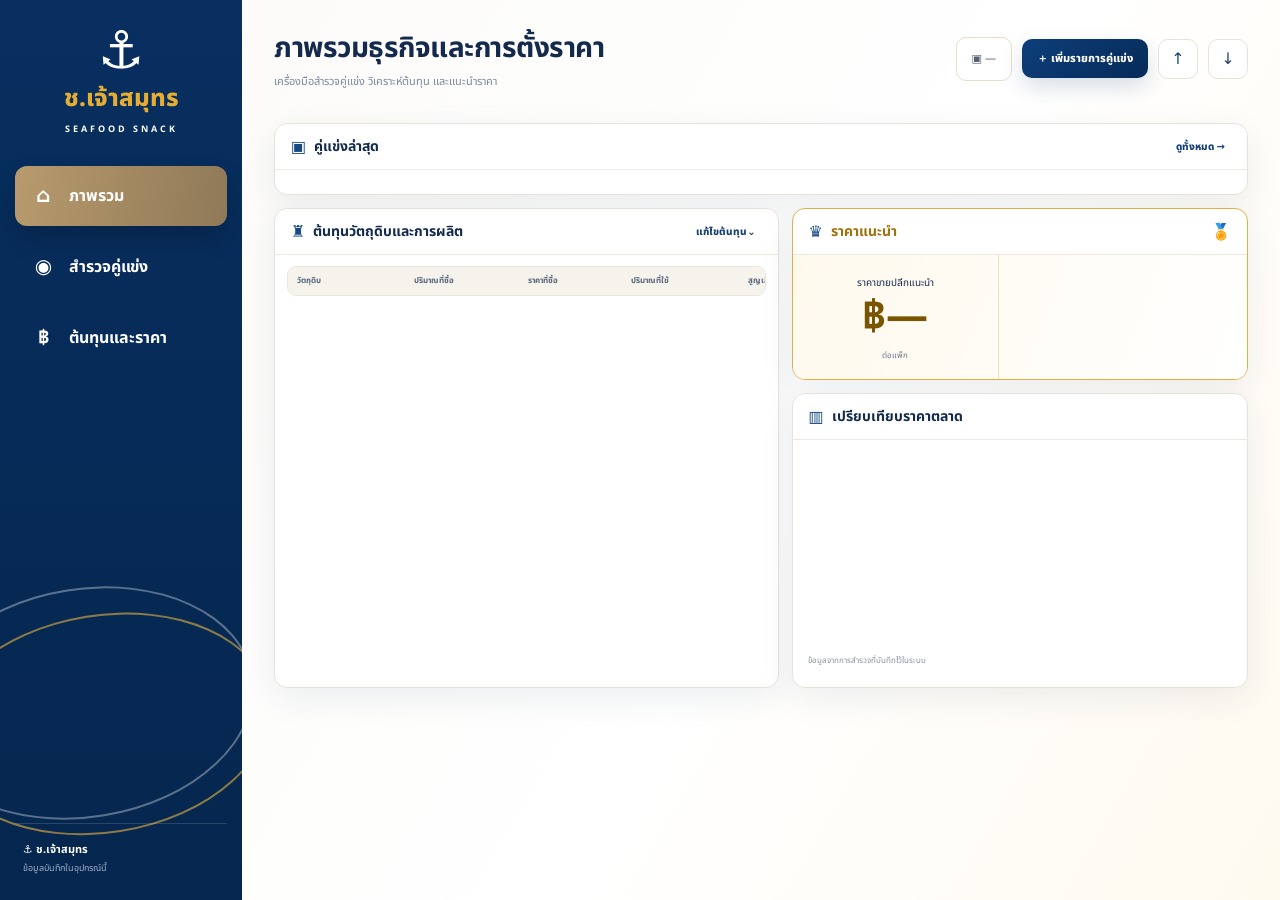
<file: index.html>
<!doctype html>
<html lang="th">
<head>
<meta charset="utf-8">
<meta name="viewport" content="width=device-width, initial-scale=1, viewport-fit=cover">
<meta name="theme-color" content="#082f60">
<title>ช.เจ้าสมุทร — วิเคราะห์ต้นทุนและคู่แข่ง</title>
<link rel="preconnect" href="https://fonts.googleapis.com">
<link rel="preconnect" href="https://fonts.gstatic.com" crossorigin>
<link href="https://fonts.googleapis.com/css2?family=Noto+Sans+Thai:wght@400;500;600;700;800&display=swap" rel="stylesheet">
<link rel="stylesheet" href="styles-v4.css">
</head>
<body>
<div class="app">
<aside class="sidebar">
  <div class="brand"><div class="anchor">⚓</div><div class="brand-name">ช.เจ้าสมุทร</div><div class="tagline">SEAFOOD SNACK</div></div>
  <nav class="nav"><button class="nav-btn active" data-page="dashboard"><span>⌂</span><b>ภาพรวม</b></button><button class="nav-btn" data-page="competitors"><span>◉</span><b>สำรวจคู่แข่ง</b></button><button class="nav-btn" data-page="costing"><span>฿</span><b>ต้นทุนและราคา</b></button></nav>
  <div class="sea-art"></div><div class="side-foot"><b>⚓ ช.เจ้าสมุทร</b><small>ข้อมูลบันทึกในอุปกรณ์นี้</small></div>
</aside>
<main class="main">
<header class="topbar"><div class="title"><h1 id="pageTitle">ภาพรวมธุรกิจและการตั้งราคา</h1><p id="pageSub">เครื่องมือสำรวจคู่แข่ง วิเคราะห์ต้นทุน และแนะนำราคา</p></div><div class="top-actions"><div class="date-chip" id="dateChip">▣ —</div><button class="btn primary top-add" id="topAdd">＋ เพิ่มรายการคู่แข่ง</button><button class="icon-btn" id="importBtn" title="นำเข้า">↑</button><button class="icon-btn" id="exportBtn" title="ส่งออก">↓</button><input id="importFile" type="file" accept="application/json" hidden></div></header>
<section class="page active" id="dashboardPage">
  <div class="kpis" id="kpis"></div>
  <section class="panel"><div class="panel-head"><div class="head-left"><span>▣</span><h3>คู่แข่งล่าสุด</h3></div><button class="text-link" data-go="competitors">ดูทั้งหมด →</button></div><div class="competitor-strip" id="latestStrip"></div></section>
  <div class="lower">
    <section class="panel cost-panel"><div class="panel-head"><div class="head-left"><span>♜</span><h3>ต้นทุนวัตถุดิบและการผลิต</h3></div><button class="text-link" data-go="costing">แก้ไขต้นทุน⌄</button></div><div class="table-wrap"><table class="cost-table"><thead><tr><th>วัตถุดิบ</th><th>ปริมาณที่ซื้อ</th><th>ราคาที่ซื้อ</th><th>ปริมาณที่ใช้</th><th>สูญเสีย (%)</th><th>ต้นทุน</th></tr></thead><tbody id="dashCostRows"></tbody></table></div><div class="equation" id="costEquation"></div><p class="note" id="batchNote"></p></section>
    <div class="right-stack"><section class="panel recommend"><div class="panel-head"><div class="head-left"><span>♛</span><h3>ราคาแนะนำ</h3></div><span>🏅</span></div><div class="rec-body"><div class="rec-main"><span>ราคาขายปลีกแนะนำ</span><strong id="dashRecommended">฿—</strong><small id="dashPackInfo">ต่อแพ็ก</small></div><div class="rec-details" id="dashRecDetails"></div></div></section><section class="panel chart-panel"><div class="panel-head"><div class="head-left"><span>▥</span><h3 id="chartTitle">เปรียบเทียบราคาตลาด</h3></div></div><div class="chart-wrap" id="marketChart"></div><div class="chart-note">ข้อมูลจากการสำรวจที่บันทึกไว้ในระบบ</div></section></div>
  </div>
</section>
<section class="page" id="competitorsPage"><div class="section-title"><div><h2>สำรวจคู่แข่ง</h2><p>ถ่ายรูปสินค้า เก็บราคา น้ำหนัก โปรโมชั่น และข้อสังเกตจากหน้าร้าน</p></div><button class="btn primary" id="addCompetitor">＋ เพิ่มคู่แข่ง</button></div><div class="filters"><input class="input" id="search" placeholder="ค้นหาแบรนด์ สินค้า หรือร้าน"><select id="channelFilter"><option value="">ทุกช่องทาง</option></select><select id="typeFilter"><option value="">ทุกประเภท</option><option>คู่แข่งตรง</option><option>หมวดเดียวกัน</option><option>คู่แข่งทางอ้อม</option></select><button class="btn ghost" id="csvBtn">ส่งออก CSV</button></div><div class="competitor-grid" id="competitorGrid"></div></section>
<section class="page" id="costingPage"><div class="section-title"><div><h2>ต้นทุนวัตถุดิบและราคาขาย</h2><p>ใส่สูตรผลิตหนึ่งรอบ ระบบจะคำนวณต้นทุนต่อแพ็กและราคาที่เหมาะสมทันที</p></div><button class="btn ghost" id="resetCosting">เริ่มสูตรใหม่</button></div><div class="cost-layout"><div class="stack"><section class="panel form-panel"><h3>ข้อมูลการผลิตต่อรอบ</h3><div class="form-grid" id="batchForm"></div></section><section class="panel form-panel"><div style="display:flex;justify-content:space-between;align-items:center;margin-bottom:11px"><h3 style="margin:0">วัตถุดิบในสูตร</h3><button class="btn light" id="addIngredient">＋ เพิ่มวัตถุดิบ</button></div><div class="ingredients-head"><span>วัตถุดิบ</span><span>ซื้อมา</span><span>ราคา</span><span>ใช้ในสูตร</span><span>สูญเสีย</span><span>ต้นทุน</span><span></span></div><div id="ingredientRows"></div></section><section class="panel form-panel"><h3>ค่าใช้จ่ายการผลิตอื่น</h3><div class="form-grid" id="otherForm"></div></section><section class="panel form-panel"><h3>เงื่อนไขการขาย</h3><div class="form-grid" id="tradeForm"></div></section></div><aside><div class="summary"><div class="muted">ต้นทุนจริงต่อแพ็ก</div><div class="big" id="costPerPack">฿—</div><div id="costBreakdown"></div><div class="divider"></div><div class="muted">ราคาขายปลีกแนะนำ</div><div class="gold-big" id="recommendedPrice">฿—</div><div id="priceContext" style="font-size:9px;color:#c4d4e5;margin-top:8px"></div></div><div id="scenarioList"></div></aside></div></section>
</main></div>
<nav class="bottom-nav"><button class="active" data-page="dashboard"><span>⌂</span>ภาพรวม</button><button data-page="competitors"><span>◉</span>คู่แข่ง</button><button data-page="costing"><span>฿</span>ต้นทุน</button></nav>
<div class="modal-bg" id="modal"><div class="modal"><div class="modal-head"><h3 id="modalTitle">เพิ่มคู่แข่ง</h3><button class="close" id="closeModal">×</button></div><form id="competitorForm"><div class="modal-body"><div class="photo-box"><input type="file" id="photoInput" accept="image/*" capture="environment" hidden><div class="photo-preview" id="photoPreview"><div>▣<br><b>ถ่ายรูปสินค้าหรือชั้นวาง</b><br><small>กดเพื่อเปิดกล้อง หรือเลือกรูปจากเครื่อง</small></div></div><div class="photo-tools"><button type="button" class="btn light" id="photoBtn">ถ่าย / เลือกรูป</button><button type="button" class="btn ghost hidden" id="removePhoto">ลบรูป</button></div></div><div class="modal-grid"><div><label>แบรนด์ *</label><input class="input" name="brand" required></div><div><label>ชื่อสินค้า / รสชาติ *</label><input class="input" name="product" required></div><div><label>ร้าน / ช่องทาง *</label><input class="input" name="channel" required></div><div><label>ประเภทคู่แข่ง</label><select name="type"><option>คู่แข่งตรง</option><option selected>หมวดเดียวกัน</option><option>คู่แข่งทางอ้อม</option></select></div><div><label>น้ำหนักสุทธิ (กรัม) *</label><input class="input" name="weight" type="number" min="0.01" step="0.01" required></div><div><label>ราคาปกติ (บาท) *</label><input class="input" name="normalPrice" type="number" min="0.01" step="0.01" required></div><div><label>ราคาโปร</label><input class="input" name="promoPrice" type="number" min="0" step="0.01"></div><div><label>ตำแหน่งวาง</label><input class="input" name="shelf"></div></div><div class="ratings" id="ratings"></div><div class="modal-grid"><div class="wide"><label>จุดขาย / คำเคลม</label><textarea name="sellingPoint"></textarea></div><div class="wide"><label>จุดอ่อน / ข้อสังเกต</label><textarea name="note"></textarea></div><div class="wide"><label>ลิงก์สินค้า</label><input class="input" name="url" type="url"></div></div></div><div class="modal-foot"><button type="button" class="btn ghost" id="cancelModal">ยกเลิก</button><button class="btn primary" type="submit">บันทึกข้อมูล</button></div></form></div></div>
<div class="lightbox" id="lightbox"><button id="closeLightbox">×</button><img id="lightboxImg" alt="รูปคู่แข่ง"></div><div class="toast" id="toast"></div>
<script src="app-v4-1.js"></script><script src="app-v4-2.js"></script><script src="app-v4-3.js"></script><script src="app-v4-4.js"></script>
</body></html>
</file>
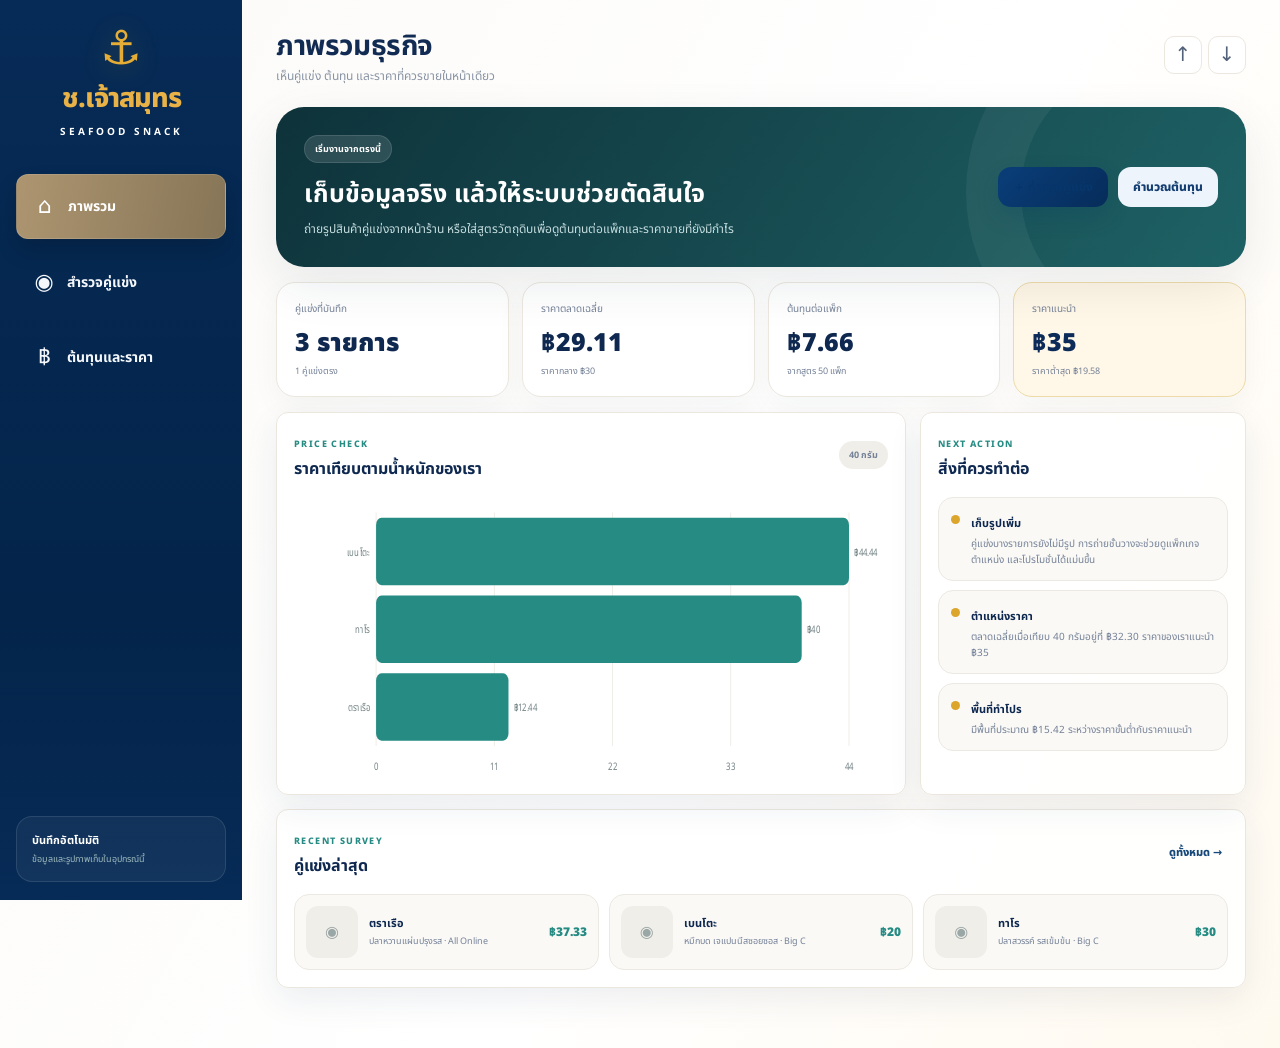
<file: index-fixed.html>
<!doctype html>
<html lang="th">
<head>
  <meta charset="utf-8">
  <meta name="viewport" content="width=device-width, initial-scale=1, viewport-fit=cover">
  <meta name="theme-color" content="#f6f4ef">
  <meta name="description" content="ระบบสำรวจคู่แข่ง คำนวณต้นทุนวัตถุดิบ และตั้งราคาสำหรับ ช.เจ้าสมุทร">
  <title>ช.เจ้าสมุทร — Market & Costing</title>
  <link rel="preconnect" href="https://fonts.googleapis.com">
  <link rel="preconnect" href="https://fonts.gstatic.com" crossorigin>
  <link href="https://fonts.googleapis.com/css2?family=Noto+Sans+Thai:wght@400;500;600;700;800&display=swap" rel="stylesheet">
  <link rel="stylesheet" href="styles-v2.css">
  <link rel="stylesheet" href="styles-v3.css">
</head>
<body>
<div class="app-shell">
  <aside class="sidebar">
    <div class="brand brand-v3">
      <div class="brand-anchor">⚓</div>
      <div class="brand-name-th">ช.เจ้าสมุทร</div>
      <div class="brand-tagline">SEAFOOD SNACK</div>
    </div>
    <nav class="nav" id="desktopNav">
      <button class="nav-item active" data-page="dashboard"><span>⌂</span><b>ภาพรวม</b></button>
      <button class="nav-item" data-page="competitors"><span>◉</span><b>สำรวจคู่แข่ง</b></button>
      <button class="nav-item" data-page="costing"><span>฿</span><b>ต้นทุนและราคา</b></button>
    </nav>
    <div class="sidebar-note"><b>บันทึกอัตโนมัติ</b><span>ข้อมูลและรูปภาพเก็บในอุปกรณ์นี้</span></div>
  </aside>

  <main class="main">
    <header class="topbar">
      <div><div class="eyebrow">ช.เจ้าสมุทร Business Tool</div><h2 id="pageTitle">ภาพรวมธุรกิจ</h2><p id="pageSubtitle">เห็นคู่แข่ง ต้นทุน และราคาที่ควรขายในหน้าเดียว</p></div>
      <div class="data-actions"><button class="icon-btn" id="importBtn" title="นำเข้าข้อมูล">↑</button><button class="icon-btn" id="exportBtn" title="สำรองข้อมูล">↓</button><input type="file" id="importFile" accept="application/json" hidden></div>
    </header>

    <section class="page active" id="dashboardPage">
      <div class="hero-card"><div><span class="hero-badge">เริ่มงานจากตรงนี้</span><h3>เก็บข้อมูลจริง แล้วให้ระบบช่วยตัดสินใจ</h3><p>ถ่ายรูปสินค้าคู่แข่งจากหน้าร้าน หรือใส่สูตรวัตถุดิบเพื่อดูต้นทุนต่อแพ็กและราคาขายที่ยังมีกำไร</p></div><div class="hero-actions"><button class="btn primary" id="quickAddCompetitor">＋ ถ่ายรูปคู่แข่ง</button><button class="btn secondary" data-go="costing">คำนวณต้นทุน</button></div></div>
      <div class="kpi-grid" id="kpiCards"></div>
      <div class="dashboard-grid">
        <article class="panel chart-panel"><div class="panel-head"><div><span class="section-kicker">PRICE CHECK</span><h3>ราคาเทียบตามน้ำหนักของเรา</h3></div><span class="soft-pill" id="chartWeight">—</span></div><div class="price-chart" id="priceChart"></div></article>
        <article class="panel"><div class="panel-head"><div><span class="section-kicker">NEXT ACTION</span><h3>สิ่งที่ควรทำต่อ</h3></div></div><div class="insight-list" id="dashboardInsights"></div></article>
      </div>
      <article class="panel recent-panel"><div class="panel-head"><div><span class="section-kicker">RECENT SURVEY</span><h3>คู่แข่งล่าสุด</h3></div><button class="text-btn" data-go="competitors">ดูทั้งหมด →</button></div><div class="recent-list" id="recentCompetitors"></div></article>
    </section>

    <section class="page" id="competitorsPage">
      <div class="section-intro"><div><h3>สำรวจคู่แข่ง</h3><p>ถ่ายรูปสินค้า เก็บราคา น้ำหนัก โปรโมชั่น และข้อสังเกตจากหน้าร้าน</p></div><button class="btn primary" id="addCompetitorBtn">＋ เพิ่มคู่แข่ง</button></div>
      <div class="filter-bar"><label class="search-field"><span>⌕</span><input id="searchInput" placeholder="ค้นหาแบรนด์ สินค้า หรือร้าน"></label><select id="channelFilter"><option value="">ทุกช่องทาง</option></select><select id="typeFilter"><option value="">ทุกประเภท</option><option>คู่แข่งตรง</option><option>หมวดเดียวกัน</option><option>คู่แข่งทางอ้อม</option></select><button class="btn ghost" id="csvBtn">ส่งออก CSV</button></div>
      <div class="competitor-grid" id="competitorGrid"></div>
    </section>

    <section class="page" id="costingPage">
      <div class="section-intro"><div><h3>ต้นทุนวัตถุดิบและราคาขาย</h3><p>ใส่สูตรผลิตหนึ่งรอบ ระบบจะคำนวณต้นทุนต่อแพ็กและราคาที่เหมาะสมให้ทันที</p></div><button class="btn ghost" id="resetCostingBtn">เริ่มสูตรใหม่</button></div>
      <div class="step-strip"><div class="step active"><b>1</b><span>สูตรผลิต</span></div><div class="step active"><b>2</b><span>ต้นทุนต่อแพ็ก</span></div><div class="step active"><b>3</b><span>ราคาขาย</span></div></div>
      <div class="costing-layout"><div class="costing-main">
        <article class="panel form-panel"><div class="panel-head"><div><span class="section-kicker">BATCH SETUP</span><h3>ข้อมูลการผลิตต่อรอบ</h3></div></div><div class="simple-form three" id="batchForm"></div></article>
        <article class="panel ingredient-panel"><div class="panel-head"><div><span class="section-kicker">RECIPE COST</span><h3>วัตถุดิบในสูตร</h3></div><button class="btn small" id="addIngredientBtn">＋ เพิ่มวัตถุดิบ</button></div><div class="ingredient-head"><span>วัตถุดิบ</span><span>ซื้อมา</span><span>ราคา</span><span>ใช้ในสูตร</span><span>สูญเสีย</span><span>ต้นทุน</span><span></span></div><div class="ingredient-list" id="ingredientList"></div><div class="ingredient-help">ตัวอย่าง: ซื้อปลา 1,000 กรัม ราคา 120 บาท และใช้ในสูตร 500 กรัม ระบบคิดต้นทุนให้ 60 บาท</div></article>
        <article class="panel form-panel"><div class="panel-head"><div><span class="section-kicker">OTHER COSTS</span><h3>ค่าใช้จ่ายการผลิตอื่น</h3></div></div><div class="simple-form three" id="otherCostForm"></div></article>
        <article class="panel form-panel"><div class="panel-head"><div><span class="section-kicker">TRADE TERMS</span><h3>เงื่อนไขการขาย</h3></div></div><div class="simple-form three" id="tradeForm"></div></article>
      </div><aside class="cost-summary"><div class="summary-card sticky-card"><span class="summary-label">ต้นทุนจริงต่อแพ็ก</span><div class="summary-cost" id="costPerPack">฿—</div><div class="cost-breakdown" id="costBreakdown"></div><div class="summary-divider"></div><span class="summary-label">ราคาขายปลีกแนะนำ</span><div class="recommended-price" id="recommendedPrice">฿—</div><div class="price-context" id="priceContext"></div></div><div class="scenario-list" id="scenarioList"></div><div class="panel compact-panel"><div class="panel-head"><div><span class="section-kicker">BUYER CHECK</span><h3>ก่อนคุยกับห้าง</h3></div></div><div class="insight-list" id="pricingAdvice"></div></div></aside></div>
    </section>
  </main>
</div>

<nav class="bottom-nav"><button class="active" data-page="dashboard"><span>⌂</span>ภาพรวม</button><button data-page="competitors"><span>◉</span>คู่แข่ง</button><button data-page="costing"><span>฿</span>ต้นทุน</button></nav>
<div class="modal-backdrop" id="competitorModal"><div class="modal competitor-modal"><div class="modal-head"><div><span class="section-kicker">STORE SURVEY</span><h3 id="modalTitle">เพิ่มคู่แข่ง</h3></div><button class="close-btn" id="closeModal">×</button></div><form id="competitorForm"><div class="modal-body"><div class="photo-uploader" id="photoUploader"><input type="file" id="photoInput" accept="image/*" capture="environment" hidden><div class="photo-preview" id="photoPreview"><div class="photo-placeholder"><span>▣</span><b>ถ่ายรูปสินค้าหรือชั้นวาง</b><small>กดเพื่อเปิดกล้อง หรือเลือกรูปจากเครื่อง</small></div></div><div class="photo-actions"><button type="button" class="btn secondary" id="takePhotoBtn">ถ่าย / เลือกรูป</button><button type="button" class="btn ghost hidden" id="removePhotoBtn">ลบรูป</button></div></div><div class="form-section"><h4>ข้อมูลสำคัญ</h4><div class="simple-form two"><label><span>แบรนด์ *</span><input name="brand" required placeholder="เช่น ทาโร"></label><label><span>ชื่อสินค้า / รสชาติ *</span><input name="product" required placeholder="เช่น ปลาเส้นรสเข้มข้น"></label><label><span>ร้าน / ช่องทาง *</span><input name="channel" required placeholder="เช่น Big C ราชดำริ"></label><label><span>ประเภทคู่แข่ง</span><select name="type"><option>คู่แข่งตรง</option><option selected>หมวดเดียวกัน</option><option>คู่แข่งทางอ้อม</option></select></label><label><span>น้ำหนักสุทธิ (กรัม) *</span><input name="weight" type="number" min="0.01" step="0.01" required></label><label><span>ราคาปกติ (บาท) *</span><input name="normalPrice" type="number" min="0.01" step="0.01" required></label><label><span>ราคาโปร (ถ้ามี)</span><input name="promoPrice" type="number" min="0" step="0.01"></label><label><span>ตำแหน่งวางสินค้า</span><input name="shelf" placeholder="เช่น ระดับสายตา / หน้าแคชเชียร์"></label></div></div><div class="form-section"><h4>ประเมินอย่างรวดเร็ว</h4><div class="rating-grid" id="ratingGrid"></div></div><div class="form-section"><h4>สิ่งที่เห็นจากหน้าร้าน</h4><div class="simple-form one"><label><span>จุดขาย / คำเคลม</span><textarea name="sellingPoint" placeholder="เช่น ปลาแท้ รสเผ็ด โปรตีนสูง แพ็กเปิดปิดได้"></textarea></label><label><span>จุดอ่อน / ข้อสังเกต</span><textarea name="note" placeholder="เช่น แพ็กไม่เด่น สินค้าเหลือน้อย โปรแรงผิดปกติ"></textarea></label><label><span>ลิงก์สินค้า (ถ้ามี)</span><input name="url" type="url" placeholder="https://..."></label></div></div></div><div class="modal-foot"><button type="button" class="btn ghost" id="cancelModal">ยกเลิก</button><button type="submit" class="btn primary">บันทึกข้อมูล</button></div></form></div></div>
<div class="image-lightbox" id="imageLightbox"><button id="closeLightbox">×</button><img id="lightboxImage" alt="รูปคู่แข่ง"></div><div class="toast" id="toast"></div><script src="app.js"></script>
</body></html>
</file>
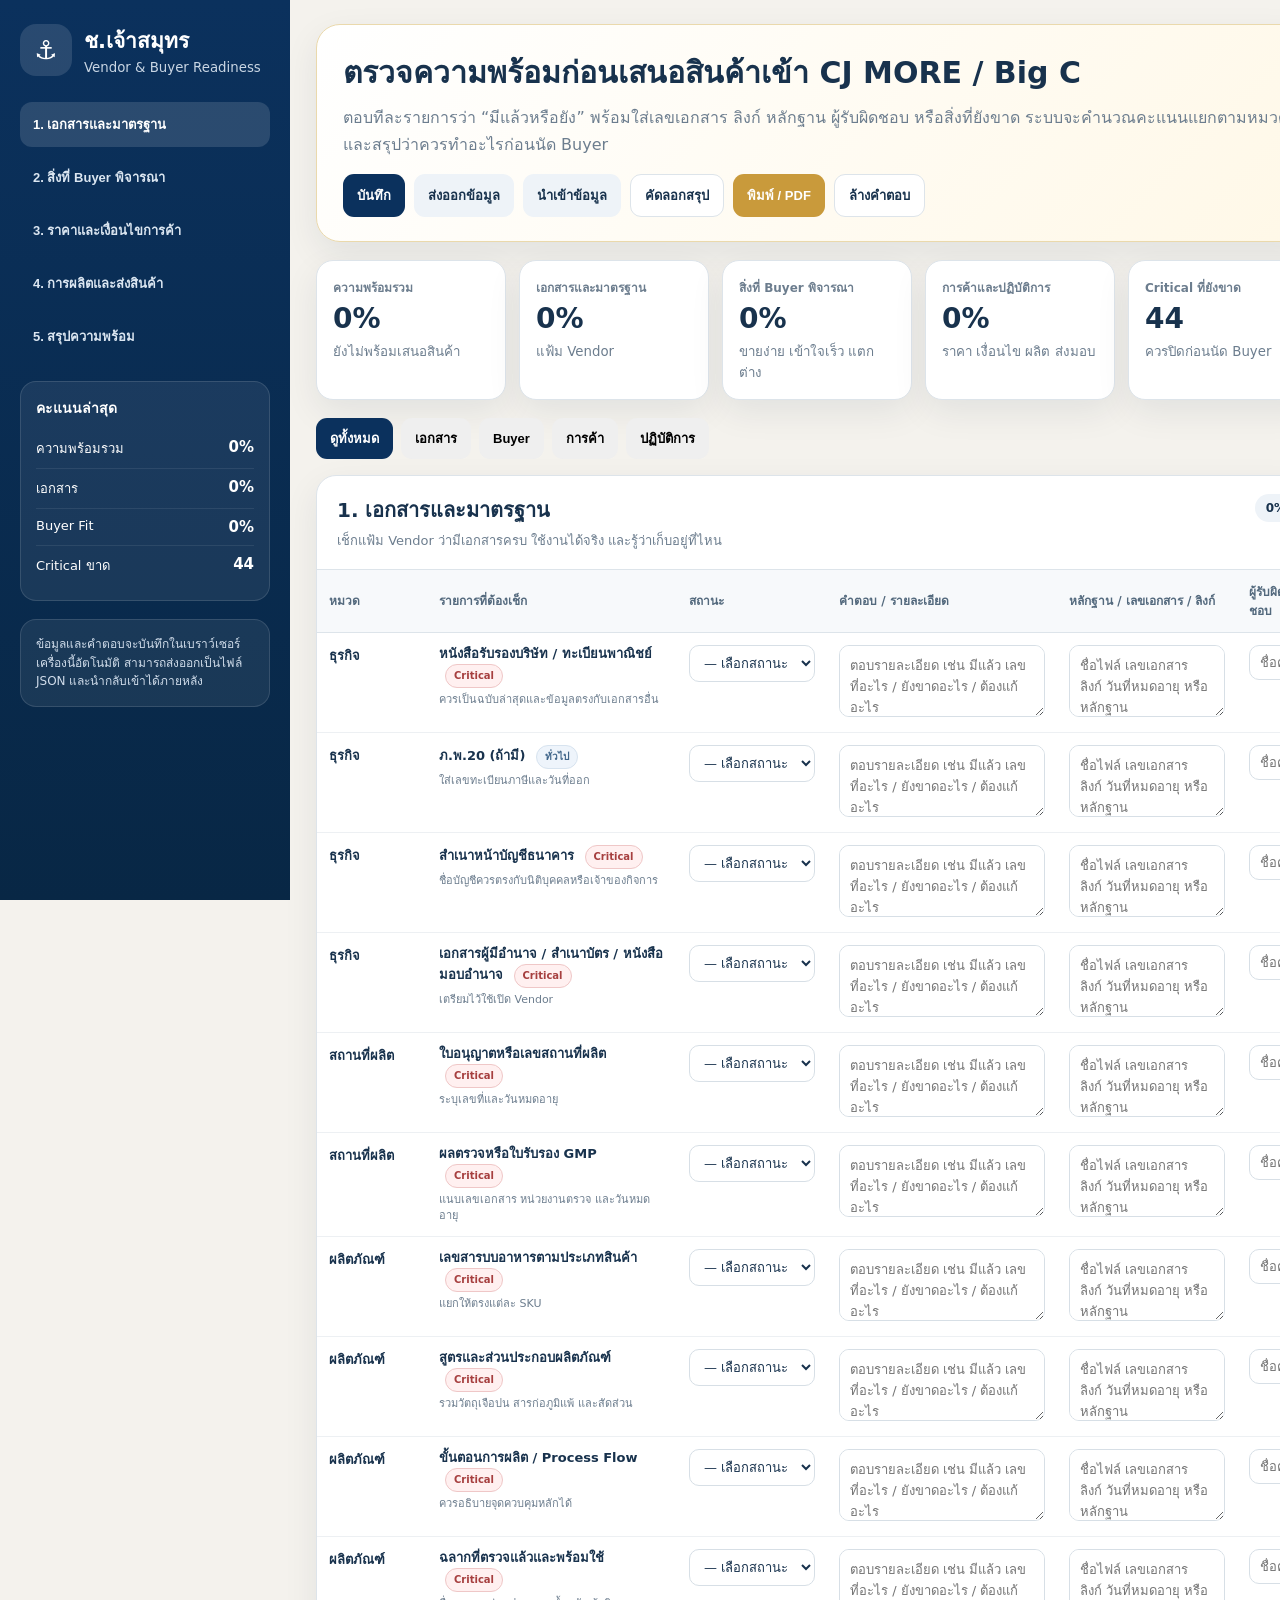
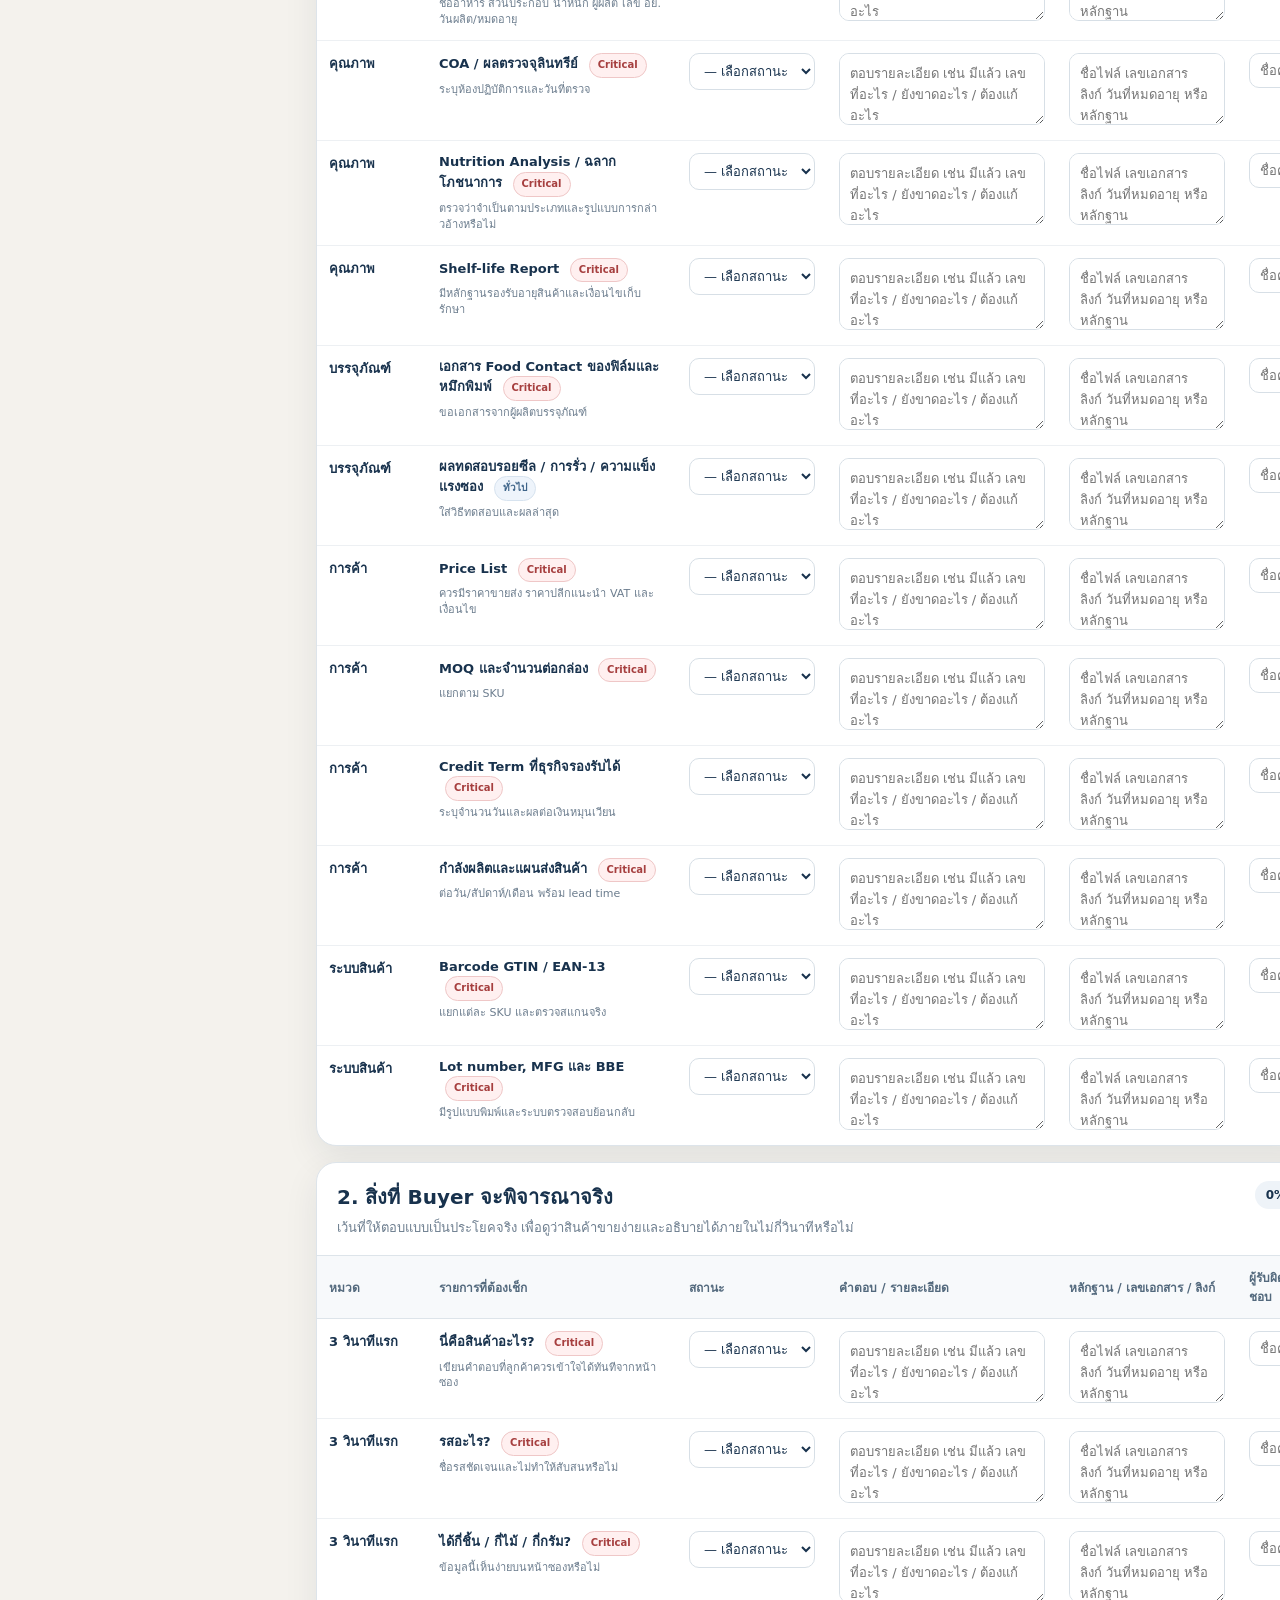
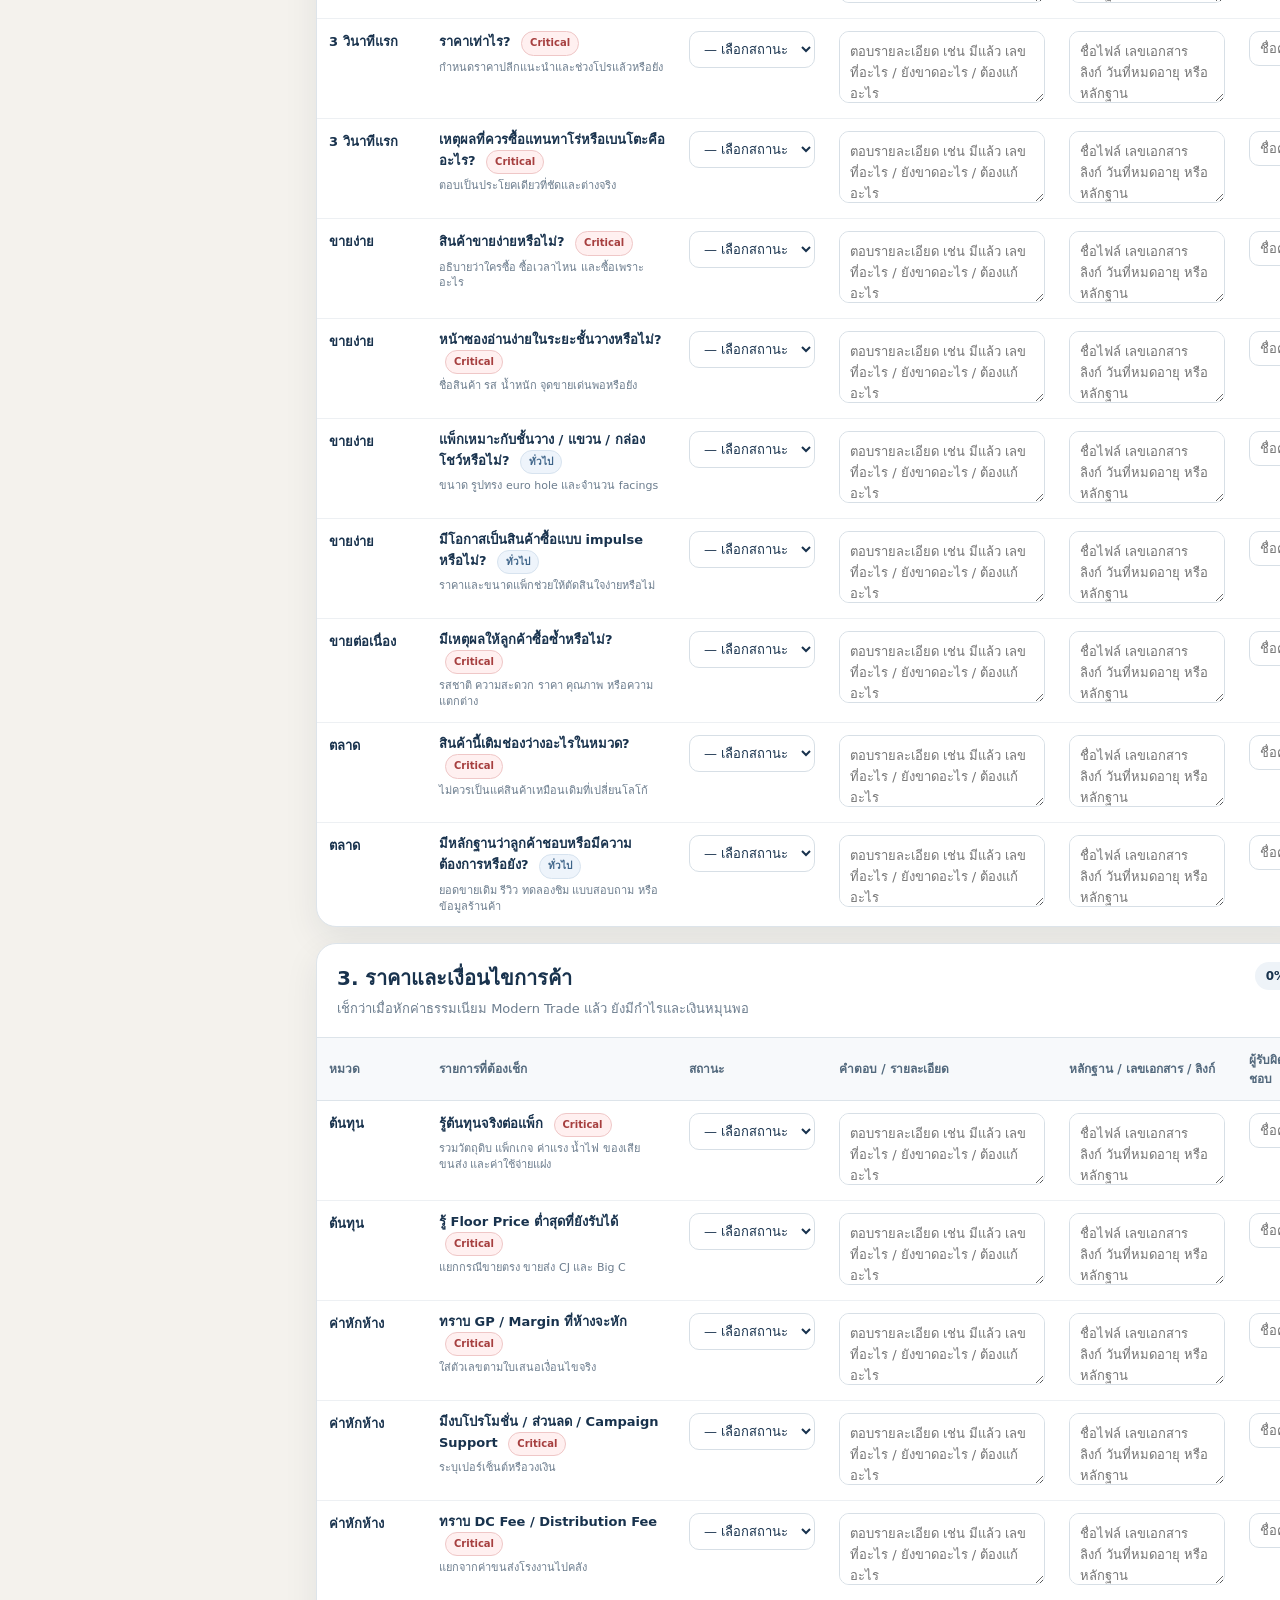
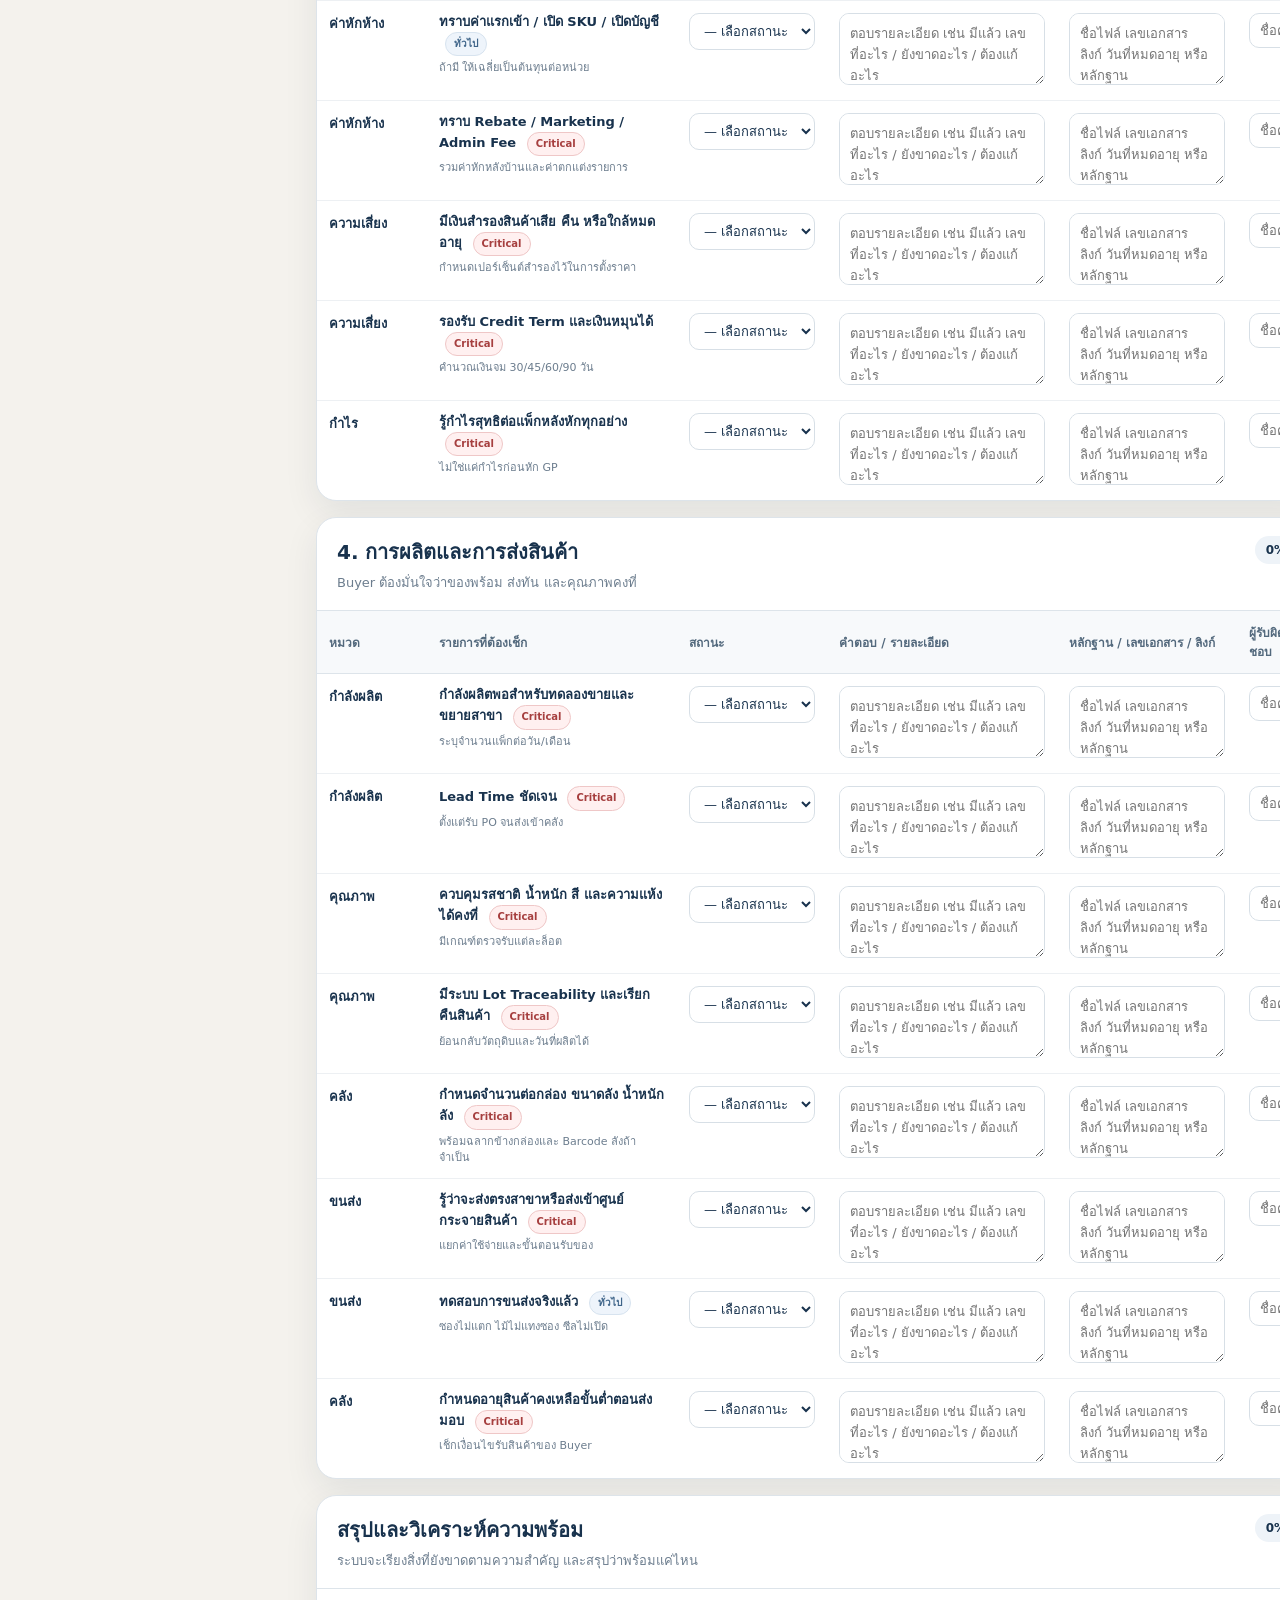
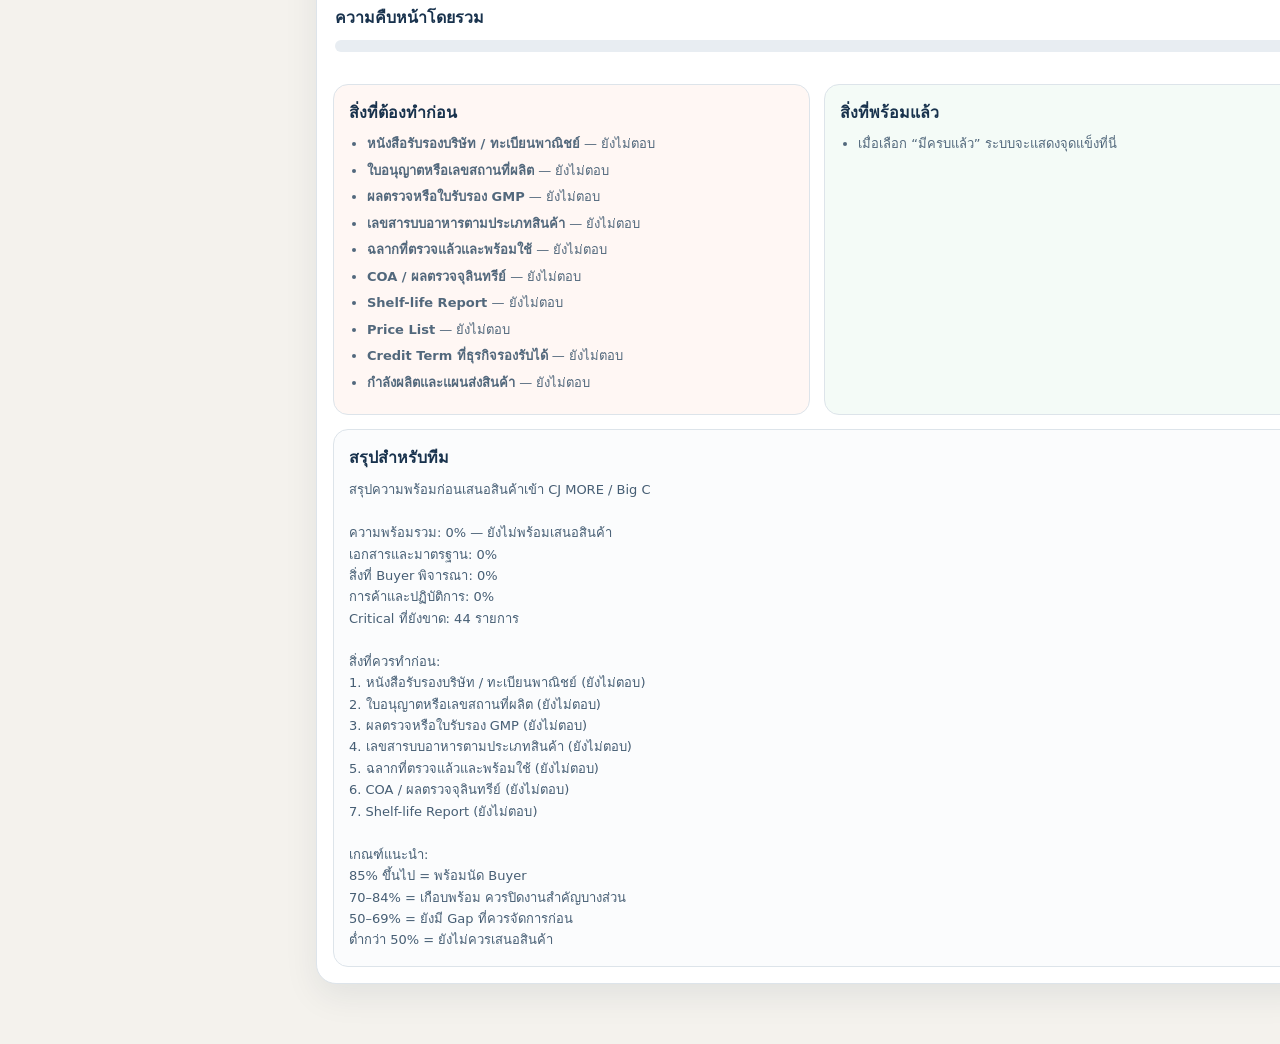
<file: vendor-readiness.html>
<!doctype html>
<html lang="th">
<head>
<meta charset="utf-8">
<meta name="viewport" content="width=device-width,initial-scale=1,viewport-fit=cover">
<title>Vendor & Buyer Readiness — ช.เจ้าสมุทร</title>
<style>
:root{--navy:#0b315d;--navy2:#154a82;--gold:#c99a3b;--cream:#fbf7ee;--ink:#18324d;--muted:#6c7d8e;--line:#dde4ea;--panel:#fff;--green:#23865d;--orange:#c8791b;--red:#c45151;--purple:#7255b8;--shadow:0 12px 34px rgba(12,39,67,.08);--r:18px}
*{box-sizing:border-box}body{margin:0;font-family:system-ui,-apple-system,"Segoe UI","Noto Sans Thai",sans-serif;background:#f4f2ed;color:var(--ink)}.app{display:grid;grid-template-columns:290px 1fr;min-height:100vh}.sidebar{background:linear-gradient(180deg,var(--navy),#082745);color:#fff;padding:24px 20px;position:sticky;top:0;height:100vh}.brand{display:flex;gap:12px;align-items:center;margin-bottom:22px}.logo{width:52px;height:52px;border-radius:16px;background:rgba(255,255,255,.12);display:grid;place-items:center;font-size:26px}.brand h1{margin:0;font-size:21px}.brand small{color:#c9d6e4}.navbtn{width:100%;text-align:left;border:0;background:transparent;color:#dbe6f1;padding:12px 13px;border-radius:12px;font-weight:700;cursor:pointer;margin:4px 0}.navbtn.active{background:rgba(255,255,255,.13);color:#fff}.sidecard{margin-top:18px;padding:15px;border:1px solid rgba(255,255,255,.12);background:rgba(255,255,255,.07);border-radius:16px}.sidecard h3{margin:0 0 10px;font-size:14px}.sidecard p{margin:0;color:#d1ddeb;font-size:12px;line-height:1.55}.sidekv{display:flex;justify-content:space-between;padding:9px 0;border-bottom:1px solid rgba(255,255,255,.08);font-size:13px}.sidekv:last-child{border-bottom:none}.sidekv b{font-size:15px}.main{padding:24px 26px 60px}.hero{background:linear-gradient(135deg,#fff,#fff8e7);border:1px solid #ead9ac;border-radius:24px;padding:24px 26px;box-shadow:var(--shadow)}.hero h2{margin:0 0 8px;font-size:30px}.hero p{margin:0;color:var(--muted);line-height:1.7;max-width:1000px}.actions{display:flex;gap:9px;flex-wrap:wrap;margin-top:16px}button,.btn{border:0;border-radius:11px;padding:10px 14px;font-weight:800;cursor:pointer;font-size:13px}.primary{background:var(--navy);color:#fff}.gold{background:var(--gold);color:#fff}.light{background:#eef3f8;color:var(--ink)}.ghost{background:#fff;border:1px solid var(--line);color:var(--ink)}.stats{display:grid;grid-template-columns:repeat(5,1fr);gap:13px;margin:18px 0}.stat{background:#fff;border:1px solid var(--line);border-radius:17px;padding:16px;box-shadow:var(--shadow)}.stat span{font-size:12px;color:var(--muted);font-weight:700}.stat strong{display:block;font-size:28px;margin-top:5px}.stat small{display:block;margin-top:6px;color:var(--muted)}.panel{background:#fff;border:1px solid var(--line);border-radius:20px;box-shadow:var(--shadow);margin-top:16px;overflow:hidden}.panelhead{display:flex;justify-content:space-between;gap:14px;align-items:flex-start;padding:18px 20px;border-bottom:1px solid var(--line)}.panelhead h3{margin:0;font-size:20px}.panelhead p{margin:5px 0 0;color:var(--muted);font-size:13px;line-height:1.5}.scorepill{padding:7px 11px;border-radius:999px;background:#eef3f8;font-weight:800;font-size:12px;white-space:nowrap}.tablewrap{overflow:auto}table{width:100%;border-collapse:collapse;min-width:1000px}th{background:#f7f9fb;color:#53697d;font-size:12px;text-align:left;padding:12px;border-bottom:1px solid var(--line)}td{padding:12px;border-bottom:1px solid #edf0f3;vertical-align:top;font-size:13px}tr:last-child td{border-bottom:none}.itemtitle{font-weight:800;line-height:1.45}.itemhint{font-size:11px;color:var(--muted);margin-top:4px;line-height:1.45}.badge{display:inline-block;padding:4px 8px;border-radius:999px;font-size:10px;font-weight:800;margin-left:6px}.badge.critical{background:#fff0f0;color:#a63f3f;border:1px solid #efc7c7}.badge.normal{background:#eef4fb;color:#3e6489;border:1px solid #d7e3ef}select,input[type=text],textarea{width:100%;border:1px solid #d7dfe6;border-radius:10px;padding:9px 10px;font:inherit;background:#fff;color:var(--ink)}textarea{min-height:72px;resize:vertical}.status-select.ready{border-color:#91cdb2;background:#eefaf4}.status-select.progress{border-color:#e2bc86;background:#fff8ee}.status-select.no{border-color:#e3a5a5;background:#fff3f3}.status-select.unsure{border-color:#b9a7e0;background:#f7f3ff}.status-select.na{background:#f2f4f6}.progressbar{height:12px;background:#e8edf2;border-radius:999px;overflow:hidden;margin-top:10px}.progressbar div{height:100%;width:0;background:linear-gradient(90deg,var(--navy2),var(--gold))}.analysis{display:grid;grid-template-columns:1fr 1fr;gap:14px;padding:16px}.box{border:1px solid var(--line);border-radius:15px;padding:15px;background:#fbfcfd}.box h4{margin:0 0 9px}.box ul{margin:0;padding-left:18px}.box li{margin:7px 0;color:#52687c;font-size:13px;line-height:1.5}.goodbox{background:#f4fbf7}.riskbox{background:#fff7f4}.summarytext{white-space:pre-wrap;font-size:13px;line-height:1.65;color:#465e74}.section-nav{display:flex;gap:8px;flex-wrap:wrap;margin:14px 0}.section-nav button.active{background:var(--navy);color:#fff}@media(max-width:1150px){.stats{grid-template-columns:repeat(2,1fr)}.analysis{grid-template-columns:1fr}}@media(max-width:850px){.app{grid-template-columns:1fr}.sidebar{position:static;height:auto}.main{padding:16px}.stats{grid-template-columns:1fr}.hero h2{font-size:24px}}@media print{.sidebar,.actions,.section-nav{display:none!important}.app{display:block}.main{padding:0}.panel,.hero,.stat{box-shadow:none;break-inside:avoid}body{background:#fff}}
</style>
</head>
<body>
<div class="app"><aside class="sidebar"><div class="brand"><div class="logo">⚓</div><div><h1>ช.เจ้าสมุทร</h1><small>Vendor & Buyer Readiness</small></div></div><button class="navbtn active" data-jump="documents">1. เอกสารและมาตรฐาน</button><button class="navbtn" data-jump="buyer">2. สิ่งที่ Buyer พิจารณา</button><button class="navbtn" data-jump="commercial">3. ราคาและเงื่อนไขการค้า</button><button class="navbtn" data-jump="operations">4. การผลิตและส่งสินค้า</button><button class="navbtn" data-jump="analysis">5. สรุปความพร้อม</button><div class="sidecard"><h3>คะแนนล่าสุด</h3><div class="sidekv"><span>ความพร้อมรวม</span><b id="sideOverall">0%</b></div><div class="sidekv"><span>เอกสาร</span><b id="sideDocs">0%</b></div><div class="sidekv"><span>Buyer Fit</span><b id="sideBuyer">0%</b></div><div class="sidekv"><span>Critical ขาด</span><b id="sideBlockers">0</b></div></div><div class="sidecard"><p>ข้อมูลและคำตอบจะบันทึกในเบราว์เซอร์เครื่องนี้อัตโนมัติ สามารถส่งออกเป็นไฟล์ JSON และนำกลับเข้าได้ภายหลัง</p></div></aside><main class="main"><section class="hero"><h2>ตรวจความพร้อมก่อนเสนอสินค้าเข้า CJ MORE / Big C</h2><p>ตอบทีละรายการว่า “มีแล้วหรือยัง” พร้อมใส่เลขเอกสาร ลิงก์ หลักฐาน ผู้รับผิดชอบ หรือสิ่งที่ยังขาด ระบบจะคำนวณคะแนนแยกตามหมวดและสรุปว่าควรทำอะไรก่อนนัด Buyer</p><div class="actions"><button class="primary" id="saveBtn">บันทึก</button><button class="light" id="exportBtn">ส่งออกข้อมูล</button><button class="light" id="importBtn">นำเข้าข้อมูล</button><input type="file" id="importFile" accept="application/json" hidden><button class="ghost" id="copyBtn">คัดลอกสรุป</button><button class="gold" onclick="window.print()">พิมพ์ / PDF</button><button class="ghost" id="resetBtn">ล้างคำตอบ</button></div></section><section class="stats"><div class="stat"><span>ความพร้อมรวม</span><strong id="overallScore">0%</strong><small id="overallStatus">ยังไม่ได้เริ่มประเมิน</small></div><div class="stat"><span>เอกสารและมาตรฐาน</span><strong id="docScore">0%</strong><small>แฟ้ม Vendor</small></div><div class="stat"><span>สิ่งที่ Buyer พิจารณา</span><strong id="buyerScore">0%</strong><small>ขายง่าย เข้าใจเร็ว แตกต่าง</small></div><div class="stat"><span>การค้าและปฏิบัติการ</span><strong id="opsScore">0%</strong><small>ราคา เงื่อนไข ผลิต ส่งมอบ</small></div><div class="stat"><span>Critical ที่ยังขาด</span><strong id="blockers">0</strong><small>ควรปิดก่อนนัด Buyer</small></div></section><div class="section-nav"><button class="active" data-filter="all">ดูทั้งหมด</button><button data-filter="documents">เอกสาร</button><button data-filter="buyer">Buyer</button><button data-filter="commercial">การค้า</button><button data-filter="operations">ปฏิบัติการ</button></div><div id="panels"></div><section class="panel" id="analysis"><div class="panelhead"><div><h3>สรุปและวิเคราะห์ความพร้อม</h3><p>ระบบจะเรียงสิ่งที่ยังขาดตามความสำคัญ และสรุปว่าพร้อมแค่ไหน</p></div><div class="scorepill" id="analysisPill">0%</div></div><div style="padding:16px 18px"><div><b>ความคืบหน้าโดยรวม</b><div class="progressbar"><div id="bar"></div></div></div></div><div class="analysis"><div class="box riskbox"><h4>สิ่งที่ต้องทำก่อน</h4><ul id="priorityList"></ul></div><div class="box goodbox"><h4>สิ่งที่พร้อมแล้ว</h4><ul id="strengthList"></ul></div><div class="box" style="grid-column:1/-1"><h4>สรุปสำหรับทีม</h4><div class="summarytext" id="summaryText"></div></div></div></section></main></div>
<script>
const KEY="chaojaosamut-vendor-buyer-readiness-v2";const STATUS={ready:{label:"มีครบแล้ว",score:1},progress:{label:"กำลังทำ / มีบางส่วน",score:.6},no:{label:"ยังไม่มี",score:.15},unsure:{label:"ไม่แน่ใจ / ต้องตรวจเพิ่ม",score:0},na:{label:"ไม่เกี่ยวข้อง",score:null}};
const groups=[{id:"documents",title:"1. เอกสารและมาตรฐาน",desc:"เช็กแฟ้ม Vendor ว่ามีเอกสารครบ ใช้งานได้จริง และรู้ว่าเก็บอยู่ที่ไหน",items:[{id:"biz_cert",cat:"ธุรกิจ",title:"หนังสือรับรองบริษัท / ทะเบียนพาณิชย์",hint:"ควรเป็นฉบับล่าสุดและข้อมูลตรงกับเอกสารอื่น",critical:true,w:3},{id:"vat20",cat:"ธุรกิจ",title:"ภ.พ.20 (ถ้ามี)",hint:"ใส่เลขทะเบียนภาษีและวันที่ออก",critical:false,w:1},{id:"bank_copy",cat:"ธุรกิจ",title:"สำเนาหน้าบัญชีธนาคาร",hint:"ชื่อบัญชีควรตรงกับนิติบุคคลหรือเจ้าของกิจการ",critical:true,w:2},{id:"authorized_docs",cat:"ธุรกิจ",title:"เอกสารผู้มีอำนาจ / สำเนาบัตร / หนังสือมอบอำนาจ",hint:"เตรียมไว้ใช้เปิด Vendor",critical:true,w:2},{id:"factory_license",cat:"สถานที่ผลิต",title:"ใบอนุญาตหรือเลขสถานที่ผลิต",hint:"ระบุเลขที่และวันหมดอายุ",critical:true,w:3},{id:"gmp",cat:"สถานที่ผลิต",title:"ผลตรวจหรือใบรับรอง GMP",hint:"แนบเลขเอกสาร หน่วยงานตรวจ และวันหมดอายุ",critical:true,w:3},{id:"fda",cat:"ผลิตภัณฑ์",title:"เลขสารบบอาหารตามประเภทสินค้า",hint:"แยกให้ตรงแต่ละ SKU",critical:true,w:3},{id:"formula",cat:"ผลิตภัณฑ์",title:"สูตรและส่วนประกอบผลิตภัณฑ์",hint:"รวมวัตถุเจือปน สารก่อภูมิแพ้ และสัดส่วน",critical:true,w:2},{id:"process",cat:"ผลิตภัณฑ์",title:"ขั้นตอนการผลิต / Process Flow",hint:"ควรอธิบายจุดควบคุมหลักได้",critical:true,w:2},{id:"approved_label",cat:"ผลิตภัณฑ์",title:"ฉลากที่ตรวจแล้วและพร้อมใช้",hint:"ชื่ออาหาร ส่วนประกอบ น้ำหนัก ผู้ผลิต เลข อย. วันผลิต/หมดอายุ",critical:true,w:3},{id:"coa_micro",cat:"คุณภาพ",title:"COA / ผลตรวจจุลินทรีย์",hint:"ระบุห้องปฏิบัติการและวันที่ตรวจ",critical:true,w:3},{id:"nutrition",cat:"คุณภาพ",title:"Nutrition Analysis / ฉลากโภชนาการ",hint:"ตรวจว่าจำเป็นตามประเภทและรูปแบบการกล่าวอ้างหรือไม่",critical:true,w:2},{id:"shelf_life",cat:"คุณภาพ",title:"Shelf-life Report",hint:"มีหลักฐานรองรับอายุสินค้าและเงื่อนไขเก็บรักษา",critical:true,w:3},{id:"food_contact",cat:"บรรจุภัณฑ์",title:"เอกสาร Food Contact ของฟิล์มและหมึกพิมพ์",hint:"ขอเอกสารจากผู้ผลิตบรรจุภัณฑ์",critical:true,w:2},{id:"seal_test",cat:"บรรจุภัณฑ์",title:"ผลทดสอบรอยซีล / การรั่ว / ความแข็งแรงซอง",hint:"ใส่วิธีทดสอบและผลล่าสุด",critical:false,w:2},{id:"price_list",cat:"การค้า",title:"Price List",hint:"ควรมีราคาขายส่ง ราคาปลีกแนะนำ VAT และเงื่อนไข",critical:true,w:3},{id:"moq",cat:"การค้า",title:"MOQ และจำนวนต่อกล่อง",hint:"แยกตาม SKU",critical:true,w:2},{id:"credit_term",cat:"การค้า",title:"Credit Term ที่ธุรกิจรองรับได้",hint:"ระบุจำนวนวันและผลต่อเงินหมุนเวียน",critical:true,w:3},{id:"capacity_plan",cat:"การค้า",title:"กำลังผลิตและแผนส่งสินค้า",hint:"ต่อวัน/สัปดาห์/เดือน พร้อม lead time",critical:true,w:3},{id:"barcode",cat:"ระบบสินค้า",title:"Barcode GTIN / EAN-13",hint:"แยกแต่ละ SKU และตรวจสแกนจริง",critical:true,w:3},{id:"lot_mfg_bbe",cat:"ระบบสินค้า",title:"Lot number, MFG และ BBE",hint:"มีรูปแบบพิมพ์และระบบตรวจสอบย้อนกลับ",critical:true,w:3}]},{id:"buyer",title:"2. สิ่งที่ Buyer จะพิจารณาจริง",desc:"เว้นที่ให้ตอบแบบเป็นประโยคจริง เพื่อดูว่าสินค้าขายง่ายและอธิบายได้ภายในไม่กี่วินาทีหรือไม่",items:[{id:"what_is_it",cat:"3 วินาทีแรก",title:"นี่คือสินค้าอะไร?",hint:"เขียนคำตอบที่ลูกค้าควรเข้าใจได้ทันทีจากหน้าซอง",critical:true,w:3},{id:"flavor",cat:"3 วินาทีแรก",title:"รสอะไร?",hint:"ชื่อรสชัดเจนและไม่ทำให้สับสนหรือไม่",critical:true,w:2},{id:"piece_weight",cat:"3 วินาทีแรก",title:"ได้กี่ชิ้น / กี่ไม้ / กี่กรัม?",hint:"ข้อมูลนี้เห็นง่ายบนหน้าซองหรือไม่",critical:true,w:2},{id:"retail_price",cat:"3 วินาทีแรก",title:"ราคาเท่าไร?",hint:"กำหนดราคาปลีกแนะนำและช่วงโปรแล้วหรือยัง",critical:true,w:3},{id:"why_instead",cat:"3 วินาทีแรก",title:"เหตุผลที่ควรซื้อแทนทาโร่หรือเบนโตะคืออะไร?",hint:"ตอบเป็นประโยคเดียวที่ชัดและต่างจริง",critical:true,w:3},{id:"sell_easy",cat:"ขายง่าย",title:"สินค้าขายง่ายหรือไม่?",hint:"อธิบายว่าใครซื้อ ซื้อเวลาไหน และซื้อเพราะอะไร",critical:true,w:3},{id:"pack_readability",cat:"ขายง่าย",title:"หน้าซองอ่านง่ายในระยะชั้นวางหรือไม่?",hint:"ชื่อสินค้า รส น้ำหนัก จุดขายเด่นพอหรือยัง",critical:true,w:2},{id:"shelf_fit",cat:"ขายง่าย",title:"แพ็กเหมาะกับชั้นวาง / แขวน / กล่องโชว์หรือไม่?",hint:"ขนาด รูปทรง euro hole และจำนวน facings",critical:false,w:2},{id:"impulse",cat:"ขายง่าย",title:"มีโอกาสเป็นสินค้าซื้อแบบ impulse หรือไม่?",hint:"ราคาและขนาดแพ็กช่วยให้ตัดสินใจง่ายหรือไม่",critical:false,w:1},{id:"repeat",cat:"ขายต่อเนื่อง",title:"มีเหตุผลให้ลูกค้าซื้อซ้ำหรือไม่?",hint:"รสชาติ ความสะดวก ราคา คุณภาพ หรือความแตกต่าง",critical:true,w:2},{id:"market_gap",cat:"ตลาด",title:"สินค้านี้เติมช่องว่างอะไรในหมวด?",hint:"ไม่ควรเป็นแค่สินค้าเหมือนเดิมที่เปลี่ยนโลโก้",critical:true,w:3},{id:"proof",cat:"ตลาด",title:"มีหลักฐานว่าลูกค้าชอบหรือมีความต้องการหรือยัง?",hint:"ยอดขายเดิม รีวิว ทดลองชิม แบบสอบถาม หรือข้อมูลร้านค้า",critical:false,w:2}]},{id:"commercial",title:"3. ราคาและเงื่อนไขการค้า",desc:"เช็กว่าเมื่อหักค่าธรรมเนียม Modern Trade แล้ว ยังมีกำไรและเงินหมุนพอ",items:[{id:"true_cost",cat:"ต้นทุน",title:"รู้ต้นทุนจริงต่อแพ็ก",hint:"รวมวัตถุดิบ แพ็กเกจ ค่าแรง น้ำไฟ ของเสีย ขนส่ง และค่าใช้จ่ายแฝง",critical:true,w:3},{id:"floor_price",cat:"ต้นทุน",title:"รู้ Floor Price ต่ำสุดที่ยังรับได้",hint:"แยกกรณีขายตรง ขายส่ง CJ และ Big C",critical:true,w:3},{id:"gp_margin",cat:"ค่าหักห้าง",title:"ทราบ GP / Margin ที่ห้างจะหัก",hint:"ใส่ตัวเลขตามใบเสนอเงื่อนไขจริง",critical:true,w:3},{id:"promo_fee",cat:"ค่าหักห้าง",title:"มีงบโปรโมชั่น / ส่วนลด / Campaign Support",hint:"ระบุเปอร์เซ็นต์หรือวงเงิน",critical:true,w:2},{id:"dc_fee",cat:"ค่าหักห้าง",title:"ทราบ DC Fee / Distribution Fee",hint:"แยกจากค่าขนส่งโรงงานไปคลัง",critical:true,w:3},{id:"listing_fee",cat:"ค่าหักห้าง",title:"ทราบค่าแรกเข้า / เปิด SKU / เปิดบัญชี",hint:"ถ้ามี ให้เฉลี่ยเป็นต้นทุนต่อหน่วย",critical:false,w:2},{id:"rebate",cat:"ค่าหักห้าง",title:"ทราบ Rebate / Marketing / Admin Fee",hint:"รวมค่าหักหลังบ้านและค่าตกแต่งรายการ",critical:true,w:2},{id:"return_cost",cat:"ความเสี่ยง",title:"มีเงินสำรองสินค้าเสีย คืน หรือใกล้หมดอายุ",hint:"กำหนดเปอร์เซ็นต์สำรองไว้ในการตั้งราคา",critical:true,w:2},{id:"credit_cash",cat:"ความเสี่ยง",title:"รองรับ Credit Term และเงินหมุนได้",hint:"คำนวณเงินจม 30/45/60/90 วัน",critical:true,w:3},{id:"net_profit",cat:"กำไร",title:"รู้กำไรสุทธิต่อแพ็กหลังหักทุกอย่าง",hint:"ไม่ใช่แค่กำไรก่อนหัก GP",critical:true,w:3}]},{id:"operations",title:"4. การผลิตและการส่งสินค้า",desc:"Buyer ต้องมั่นใจว่าของพร้อม ส่งทัน และคุณภาพคงที่",items:[{id:"production_capacity",cat:"กำลังผลิต",title:"กำลังผลิตพอสำหรับทดลองขายและขยายสาขา",hint:"ระบุจำนวนแพ็กต่อวัน/เดือน",critical:true,w:3},{id:"lead_time",cat:"กำลังผลิต",title:"Lead Time ชัดเจน",hint:"ตั้งแต่รับ PO จนส่งเข้าคลัง",critical:true,w:2},{id:"qc_consistency",cat:"คุณภาพ",title:"ควบคุมรสชาติ น้ำหนัก สี และความแห้งได้คงที่",hint:"มีเกณฑ์ตรวจรับแต่ละล็อต",critical:true,w:3},{id:"traceability",cat:"คุณภาพ",title:"มีระบบ Lot Traceability และเรียกคืนสินค้า",hint:"ย้อนกลับวัตถุดิบและวันที่ผลิตได้",critical:true,w:3},{id:"case_pack",cat:"คลัง",title:"กำหนดจำนวนต่อกล่อง ขนาดลัง น้ำหนักลัง",hint:"พร้อมฉลากข้างกล่องและ Barcode ลังถ้าจำเป็น",critical:true,w:2},{id:"delivery_route",cat:"ขนส่ง",title:"รู้ว่าจะส่งตรงสาขาหรือส่งเข้าศูนย์กระจายสินค้า",hint:"แยกค่าใช้จ่ายและขั้นตอนรับของ",critical:true,w:2},{id:"transport_test",cat:"ขนส่ง",title:"ทดสอบการขนส่งจริงแล้ว",hint:"ซองไม่แตก ไม้ไม่แทงซอง ซีลไม่เปิด",critical:false,w:2},{id:"expiry_at_delivery",cat:"คลัง",title:"กำหนดอายุสินค้าคงเหลือขั้นต่ำตอนส่งมอบ",hint:"เช็กเงื่อนไขรับสินค้าของ Buyer",critical:true,w:2}]}];
let state={answers:{},filter:"all"};try{const saved=JSON.parse(localStorage.getItem(KEY));if(saved?.answers)state={...state,...saved}}catch(e){}function save(){localStorage.setItem(KEY,JSON.stringify(state))}function esc(s){return String(s??"").replace(/[&<>"']/g,m=>({"&":"&amp;","<":"&lt;",">":"&gt;",'"':"&quot;","'":"&#39;"}[m]))}function getAnswer(id){return state.answers[id]||{status:"",note:"",evidence:"",owner:"",due:""}}function relevantGroups(){return state.filter==="all"?groups:groups.filter(g=>g.id===state.filter)}function scoreItems(items){let n=0,d=0;items.forEach(i=>{const a=getAnswer(i.id),s=STATUS[a.status]?.score;if(s!==null&&a.status){n+=s*i.w;d+=i.w}});return d?Math.round(n/d*100):0}function allItems(){return groups.flatMap(g=>g.items)}function blockers(){return allItems().filter(i=>i.critical&&["","no","unsure"].includes(getAnswer(i.id).status))}function statusText(v){if(v>=85)return"พร้อมนัด Buyer";if(v>=70)return"เกือบพร้อม เหลืองานสำคัญบางส่วน";if(v>=50)return"ยังมี Gap ที่ควรปิดก่อน";return"ยังไม่พร้อมเสนอสินค้า"}
function render(){const panels=document.getElementById("panels");panels.innerHTML="";relevantGroups().forEach(g=>{const sc=scoreItems(g.items),sec=document.createElement("section");sec.className="panel";sec.id=g.id;sec.innerHTML=`<div class="panelhead"><div><h3>${g.title}</h3><p>${g.desc}</p></div><div class="scorepill">${sc}%</div></div><div class="tablewrap"><table><thead><tr><th style="width:11%">หมวด</th><th style="width:25%">รายการที่ต้องเช็ก</th><th style="width:15%">สถานะ</th><th style="width:23%">คำตอบ / รายละเอียด</th><th style="width:18%">หลักฐาน / เลขเอกสาร / ลิงก์</th><th style="width:8%">ผู้รับผิดชอบ</th></tr></thead><tbody>${g.items.map(i=>{const a=getAnswer(i.id);return `<tr data-id="${i.id}"><td><b>${esc(i.cat)}</b></td><td><div class="itemtitle">${esc(i.title)} ${i.critical?'<span class="badge critical">Critical</span>':'<span class="badge normal">ทั่วไป</span>'}</div><div class="itemhint">${esc(i.hint)}</div></td><td><select class="status-select ${a.status}" data-field="status"><option value="">— เลือกสถานะ —</option>${Object.entries(STATUS).map(([k,v])=>`<option value="${k}" ${a.status===k?"selected":""}>${v.label}</option>`).join("")}</select></td><td><textarea data-field="note" placeholder="ตอบรายละเอียด เช่น มีแล้ว เลขที่อะไร / ยังขาดอะไร / ต้องแก้อะไร">${esc(a.note)}</textarea></td><td><textarea data-field="evidence" placeholder="ชื่อไฟล์ เลขเอกสาร ลิงก์ วันที่หมดอายุ หรือหลักฐาน">${esc(a.evidence)}</textarea></td><td><input type="text" data-field="owner" value="${esc(a.owner)}" placeholder="ชื่อคน"></td></tr>`}).join("")}</tbody></table></div>`;panels.appendChild(sec)});panels.querySelectorAll("select,textarea,input").forEach(el=>{el.addEventListener("input",e=>{const row=e.target.closest("tr"),id=row.dataset.id,field=e.target.dataset.field;state.answers[id]=state.answers[id]||{status:"",note:"",evidence:"",owner:"",due:""};state.answers[id][field]=e.target.value;if(field==="status")e.target.className="status-select "+e.target.value;save();renderScores()})});renderScores()}
function renderScores(){const docs=scoreItems(groups.find(g=>g.id==="documents").items),buyer=scoreItems(groups.find(g=>g.id==="buyer").items),trade=scoreItems([...groups.find(g=>g.id==="commercial").items,...groups.find(g=>g.id==="operations").items]),overall=scoreItems(allItems()),bl=blockers();document.getElementById("overallScore").textContent=overall+"%";document.getElementById("docScore").textContent=docs+"%";document.getElementById("buyerScore").textContent=buyer+"%";document.getElementById("opsScore").textContent=trade+"%";document.getElementById("blockers").textContent=bl.length;document.getElementById("overallStatus").textContent=statusText(overall);document.getElementById("sideOverall").textContent=overall+"%";document.getElementById("sideDocs").textContent=docs+"%";document.getElementById("sideBuyer").textContent=buyer+"%";document.getElementById("sideBlockers").textContent=bl.length;document.getElementById("analysisPill").textContent=overall+"%";document.getElementById("bar").style.width=overall+"%";const priorities=allItems().filter(i=>["","no","unsure","progress"].includes(getAnswer(i.id).status)).sort((a,b)=>(b.critical-a.critical)||(b.w-a.w)).slice(0,10);document.getElementById("priorityList").innerHTML=priorities.length?priorities.map(i=>`<li><b>${esc(i.title)}</b> — ${esc(STATUS[getAnswer(i.id).status]?.label||"ยังไม่ตอบ")}</li>`).join(""):"<li>ยังไม่มีรายการเร่งด่วน</li>";const strengths=allItems().filter(i=>getAnswer(i.id).status==="ready").slice(0,10);document.getElementById("strengthList").innerHTML=strengths.length?strengths.map(i=>`<li>${esc(i.title)}</li>`).join(""):"<li>เมื่อเลือก “มีครบแล้ว” ระบบจะแสดงจุดแข็งที่นี่</li>";document.getElementById("summaryText").textContent=["สรุปความพร้อมก่อนเสนอสินค้าเข้า CJ MORE / Big C","",`ความพร้อมรวม: ${overall}% — ${statusText(overall)}`,`เอกสารและมาตรฐาน: ${docs}%`,`สิ่งที่ Buyer พิจารณา: ${buyer}%`,`การค้าและปฏิบัติการ: ${trade}%`,`Critical ที่ยังขาด: ${bl.length} รายการ`,"","สิ่งที่ควรทำก่อน:",...priorities.slice(0,7).map((i,idx)=>`${idx+1}. ${i.title} (${STATUS[getAnswer(i.id).status]?.label||"ยังไม่ตอบ"})`),"","เกณฑ์แนะนำ:","85% ขึ้นไป = พร้อมนัด Buyer","70–84% = เกือบพร้อม ควรปิดงานสำคัญบางส่วน","50–69% = ยังมี Gap ที่ควรจัดการก่อน","ต่ำกว่า 50% = ยังไม่ควรเสนอสินค้า"].join("\n")}
document.querySelectorAll("[data-filter]").forEach(b=>b.onclick=()=>{state.filter=b.dataset.filter;save();document.querySelectorAll("[data-filter]").forEach(x=>x.classList.toggle("active",x===b));render()});document.querySelectorAll("[data-jump]").forEach(b=>b.onclick=()=>{document.querySelectorAll(".navbtn").forEach(x=>x.classList.remove("active"));b.classList.add("active");document.getElementById(b.dataset.jump)?.scrollIntoView({behavior:"smooth",block:"start"})});document.getElementById("saveBtn").onclick=()=>{save();alert("บันทึกแล้ว")};document.getElementById("exportBtn").onclick=()=>{const blob=new Blob([JSON.stringify(state,null,2)],{type:"application/json"}),a=document.createElement("a");a.href=URL.createObjectURL(blob);a.download="vendor-buyer-readiness.json";a.click();URL.revokeObjectURL(a.href)};document.getElementById("importBtn").onclick=()=>document.getElementById("importFile").click();document.getElementById("importFile").onchange=async e=>{try{const txt=await e.target.files[0].text(),d=JSON.parse(txt);if(!d.answers)throw 0;state={...state,...d};save();render();alert("นำเข้าข้อมูลแล้ว")}catch(err){alert("ไฟล์ไม่ถูกต้อง")}};document.getElementById("copyBtn").onclick=async()=>{try{await navigator.clipboard.writeText(document.getElementById("summaryText").textContent);alert("คัดลอกสรุปแล้ว")}catch(e){alert("คัดลอกไม่สำเร็จ")}};document.getElementById("resetBtn").onclick=()=>{if(confirm("ล้างคำตอบทั้งหมดใช่หรือไม่?")){state={answers:{},filter:"all"};save();location.reload()}};render();
</script>
</body>
</html>
</file>
<file: styles-v4.css>
:root{--navy:#082f60;--navy2:#05264e;--navy3:#0d3e79;--gold:#d9a62d;--gold2:#f2c75b;--cream:#fbfaf7;--surface:#fff;--ink:#132a4d;--muted:#7d889a;--line:#e8e3da;--green:#15976b;--red:#cf5c5c;--soft:#f7f5f0;--shadow:0 11px 34px rgba(25,48,82,.08);--r:14px}
*{box-sizing:border-box}html,body{margin:0;min-height:100%;font-family:"Noto Sans Thai",system-ui,sans-serif;color:var(--ink);background:linear-gradient(120deg,#fbfaf7,#fff 60%,#fffaf0)}button,input,select,textarea{font:inherit}button{cursor:pointer}.hidden{display:none!important}
.app{display:grid;grid-template-columns:242px minmax(0,1fr);min-height:100vh}.sidebar{position:sticky;top:0;height:100vh;background:linear-gradient(180deg,#082f60,#05264e);padding:22px 15px;color:#fff;display:flex;flex-direction:column;overflow:hidden}.brand{text-align:center;padding:4px 4px 30px;position:relative;z-index:2}.anchor{font-size:52px;line-height:1;color:#fff}.brand-name{font-size:24px;color:#e7ad32;font-weight:800;margin-top:3px}.tagline{font-size:9px;letter-spacing:3px;font-weight:700;margin-top:5px}.nav{display:grid;gap:11px;z-index:2}.nav-btn{border:0;background:transparent;color:#fff;padding:15px 16px;border-radius:12px;display:flex;gap:13px;align-items:center;text-align:left;font-weight:700}.nav-btn span{font-size:20px;width:25px;text-align:center}.nav-btn.active{background:linear-gradient(100deg,#b89a6d,#8f7957);box-shadow:0 13px 25px rgba(0,0,0,.18)}.nav-btn:hover{background-color:rgba(255,255,255,.08)}.sea-art{position:absolute;left:-85px;bottom:82px;width:340px;height:230px;border-radius:50%;border:2px solid rgba(255,255,255,.34);transform:rotate(-9deg)}.sea-art:after{content:"";position:absolute;inset:27px -15px -20px 15px;border-radius:50%;border:2px solid rgba(224,174,67,.62)}.side-foot{margin-top:auto;border-top:1px solid rgba(255,255,255,.14);padding:17px 8px 3px;font-size:11px;z-index:2}.side-foot small{display:block;color:#9db2ce;margin-top:3px;font-size:9px}
.main{min-width:0;padding:27px 32px 60px}.topbar{display:flex;justify-content:space-between;align-items:center;gap:16px;margin-bottom:20px}.title h1{margin:0;font-size:28px;letter-spacing:-.5px}.title p{margin:3px 0 0;font-size:11px;color:var(--muted)}.top-actions{display:flex;align-items:center;gap:10px}.date-chip{height:44px;border:1px solid #e8ddc9;background:rgba(255,255,255,.87);border-radius:10px;padding:0 15px;display:flex;align-items:center;gap:9px;color:#566174;font-size:11px}.btn{border:0;border-radius:10px;padding:11px 15px;font-weight:800;font-size:11px;display:inline-flex;align-items:center;justify-content:center;gap:7px}.btn.primary{background:linear-gradient(135deg,#0d3e79,#062b59);color:white;box-shadow:0 9px 22px rgba(7,49,99,.16)}.btn.light{background:#eef4fb;color:#123d73}.btn.ghost{background:#fff;color:#163c6c;border:1px solid var(--line)}.btn.gold{background:var(--gold);color:#fff}.btn.danger{background:#fff0f0;color:var(--red)}.icon-btn{width:40px;height:40px;border:1px solid var(--line);border-radius:10px;background:#fff;color:#21466f}.page{display:none}.page.active{display:block;animation:fade .2s ease}@keyframes fade{from{opacity:.35;transform:translateY(4px)}to{opacity:1;transform:none}}
.kpis{display:grid;grid-template-columns:repeat(4,minmax(0,1fr));gap:13px;margin-bottom:13px}.kpi{min-height:120px;background:#fff;border:1px solid var(--line);border-radius:13px;padding:17px 17px 15px 91px;position:relative;display:flex;flex-direction:column;justify-content:center;box-shadow:var(--shadow)}.kpi-icon{position:absolute;left:20px;top:29px;width:54px;height:54px;border-radius:50%;background:#edf3fa;color:#17457d;display:grid;place-items:center;font-size:23px}.kpi:nth-child(2) .kpi-icon{background:#fff2d5}.kpi:nth-child(4){border-color:#dca72d;background:linear-gradient(120deg,#fffdfa,#fff7e6)}.kpi:nth-child(4) .kpi-icon{background:linear-gradient(145deg,#efc45c,#c68c0b);color:#fff}.kpi-label{font-size:10px;color:#6e7b8f}.kpi-value{font-size:28px;font-weight:800;margin:4px 0 1px}.kpi-note{font-size:9px;color:#8490a2}.panel{background:#fff;border:1px solid var(--line);border-radius:13px;box-shadow:var(--shadow)}.panel-head{height:46px;padding:0 16px;display:flex;align-items:center;justify-content:space-between;border-bottom:1px solid #eee8df}.panel-head h3{margin:0;font-size:14px}.panel-head .head-left{display:flex;align-items:center;gap:8px}.panel-head .head-left span{color:#174b82}.text-link{border:0;background:transparent;color:#143e73;font-size:10px;font-weight:800}.competitor-strip{padding:12px;display:grid;grid-template-columns:repeat(4,minmax(0,1fr));gap:12px}.mini-card{border:1px solid #ebe6de;border-radius:12px;padding:9px;display:grid;grid-template-columns:108px 1fr;gap:11px;min-height:185px;background:#fff}.mini-img{height:155px;border-radius:9px;background:linear-gradient(145deg,#f1eee8,#e7ecec);overflow:hidden;display:grid;place-items:center;color:#8f99a7;text-align:center;font-size:10px}.mini-img img{width:100%;height:100%;object-fit:cover}.mini-body{min-width:0;padding:6px 0}.mini-body h4{font-size:13px;margin:0}.mini-body p{font-size:9px;color:#707c8f;margin:3px 0 7px;line-height:1.4}.mini-channel{font-size:9px;color:#4d5f78}.mini-price{font-size:16px;font-weight:800;margin-top:5px}.mini-weight{font-size:9px;color:#7e8998}.tags{display:flex;gap:4px;flex-wrap:wrap;margin-top:9px}.tag{font-size:8px;border-radius:99px;padding:4px 7px;background:#eaf5e8;color:#477c42;font-weight:700}.tag.alt{background:#fff0e6;color:#c36843}.add-card{border:1px dashed #b7bdc5;border-radius:12px;background:#fff;min-height:185px;display:grid;place-items:center;text-align:center;padding:14px}.add-card .cam{width:54px;height:54px;border-radius:50%;background:#f7f0e4;display:grid;place-items:center;font-size:23px;color:#103b70;margin:auto}.add-card b{font-size:12px;display:block;margin-top:8px}.add-card p{font-size:9px;color:#7a8494;line-height:1.5;margin:4px 0 9px}
.lower{display:grid;grid-template-columns:minmax(0,1.05fr) minmax(420px,.95fr);gap:13px;margin-top:13px}.cost-panel{padding-bottom:14px}.table-wrap{margin:11px 12px 0;border:1px solid #ebe5dc;border-radius:9px;overflow:auto}.cost-table{width:100%;border-collapse:collapse;min-width:620px}.cost-table th{background:#f6f3ed;padding:8px 9px;font-size:8px;color:#56647a}.cost-table td{padding:8px 9px;font-size:9px;text-align:center;border-top:1px solid #eee9e1}.cost-table th:first-child,.cost-table td:first-child{text-align:left}.equation{display:grid;grid-template-columns:repeat(4,1fr);gap:8px;margin:11px 12px 0}.eq{border:1px solid #ebe6df;border-radius:9px;padding:9px;text-align:center;position:relative}.eq:not(:last-child):after{content:"+";position:absolute;right:-8px;top:50%;transform:translate(50%,-50%);font-size:17px;color:#53647b;z-index:2}.eq:nth-last-child(2):after{content:"="}.eq.highlight{border-color:#ecd49a;background:#fff9ec}.eq span{font-size:8px;color:#768196;display:block}.eq strong{font-size:15px;display:block;margin:4px 0}.eq small{font-size:8px;color:#8c95a3}.note{font-size:8px;color:#8c95a3;margin:10px 14px 0}.right-stack{display:grid;gap:13px}.recommend{border-color:#e1b044;overflow:hidden}.recommend .panel-head{color:#a27008}.rec-body{display:grid;grid-template-columns:1fr 1.2fr;background:linear-gradient(110deg,#fff9ed,#fff)}.rec-main{text-align:center;padding:14px 17px;border-right:1px solid #eee0bc}.rec-main span{font-size:10px}.rec-main strong{font-size:42px;color:#795500;display:block;line-height:1.15}.rec-main small{font-size:8px;color:#667287}.rec-details{padding:12px 17px;display:grid;align-content:center}.rec-row{display:flex;justify-content:space-between;font-size:9px;padding:5px 0;border-bottom:1px solid #eee8dd;color:#566176}.rec-row:last-child{border-bottom:0}.chart-panel{padding-bottom:11px}.chart-wrap{height:214px;padding:10px 15px 0}.chart-wrap svg{width:100%;height:100%;overflow:visible}.gridline{stroke:#ebe7df;stroke-width:1}.axis-text{fill:#7d8797;font-size:9px}.bar{fill:#0a356c}.bar.ours{fill:#dba62d}.chart-note{font-size:8px;color:#8791a0;margin:1px 15px 9px}
.section-title{display:flex;justify-content:space-between;align-items:center;margin-bottom:14px}.section-title h2{font-size:22px;margin:0}.section-title p{font-size:10px;color:var(--muted);margin:3px 0 0}.filters{display:grid;grid-template-columns:minmax(230px,1fr) 170px 170px auto;gap:8px;margin-bottom:13px}.input,select,textarea{width:100%;border:1px solid var(--line);border-radius:9px;background:#fff;padding:10px 11px;outline:none;color:var(--ink)}.input:focus,select:focus,textarea:focus{border-color:#8db3d6;box-shadow:0 0 0 3px rgba(13,62,121,.08)}.competitor-grid{display:grid;grid-template-columns:repeat(3,minmax(0,1fr));gap:13px}.comp-card{background:#fff;border:1px solid var(--line);border-radius:14px;overflow:hidden;box-shadow:var(--shadow)}.comp-photo{height:190px;background:#f0eee8;position:relative;display:grid;place-items:center;color:#8e98a5;overflow:hidden}.comp-photo img{width:100%;height:100%;object-fit:cover}.type-badge{position:absolute;top:10px;left:10px;background:rgba(255,255,255,.92);border-radius:99px;padding:5px 8px;font-size:8px;font-weight:800}.comp-body{padding:14px}.comp-title{display:flex;justify-content:space-between;gap:9px}.comp-title h3{font-size:14px;margin:0}.comp-title p{font-size:9px;color:var(--muted);margin:3px 0}.position{font-size:8px;padding:5px 7px;border-radius:99px;background:#e9f4e7;color:#4c8247;height:max-content;font-weight:800}.stats{display:grid;grid-template-columns:repeat(3,1fr);gap:6px;margin:11px 0}.stat{background:#f7f5f1;border-radius:9px;padding:8px}.stat span{font-size:8px;color:#7c8798;display:block}.stat b{font-size:10px}.comp-note{font-size:9px;color:#6f7b8e;min-height:32px;line-height:1.55}.comp-actions{display:flex;gap:7px;margin-top:11px}.comp-actions .btn{flex:1;padding:8px}.empty{grid-column:1/-1;text-align:center;padding:55px 20px;border:1px dashed #c9c5bd;border-radius:14px;background:#fff;color:#788394}
.cost-layout{display:grid;grid-template-columns:minmax(0,1.35fr) minmax(320px,.65fr);gap:13px}.stack{display:grid;gap:13px}.form-panel{padding:16px}.form-panel h3{font-size:14px;margin:0 0 12px}.form-grid{display:grid;grid-template-columns:repeat(3,1fr);gap:10px}.field label{font-size:9px;color:#707c8f;display:block;margin-bottom:5px}.suffix{position:relative}.suffix em{position:absolute;right:10px;top:50%;transform:translateY(-50%);font-style:normal;font-size:9px;color:#8590a1}.suffix input{padding-right:44px}.ingredients-head,.ingredient-row{display:grid;grid-template-columns:minmax(125px,1.4fr) repeat(4,minmax(70px,.7fr)) 80px 28px;gap:7px;align-items:center}.ingredients-head{font-size:8px;color:#7b8797;padding:0 4px 7px}.ingredient-row{padding:8px;background:#f9f7f3;border:1px solid #ece7df;border-radius:9px;margin-bottom:7px}.ingredient-row input{padding:8px;font-size:9px}.ingredient-cost{text-align:right;font-size:10px;font-weight:800;color:#0a4073}.remove{width:27px;height:27px;border:0;border-radius:8px;background:#fff0f0;color:var(--red);font-weight:800}.summary{position:sticky;top:15px;background:linear-gradient(145deg,#082f60,#0c4b7c);color:white;border-radius:15px;padding:20px;box-shadow:var(--shadow)}.summary .muted{font-size:9px;color:#bdd0e4}.summary .big{font-size:38px;font-weight:800;margin:4px 0 10px}.summary .gold-big{font-size:50px;font-weight:800;color:#f0c65d;line-height:1.1}.summary-line{display:flex;justify-content:space-between;font-size:9px;color:#bad0e4;padding:4px 0}.summary-line b{color:#fff}.divider{height:1px;background:rgba(255,255,255,.15);margin:14px 0}.scenario{background:#fff;border:1px solid var(--line);border-radius:12px;padding:11px;margin-top:9px}.scenario-head{display:flex;justify-content:space-between}.scenario h4{margin:0;font-size:11px}.scenario .price{font-size:21px;font-weight:800}.scenario-metrics{display:grid;grid-template-columns:repeat(3,1fr);gap:5px;margin-top:8px}.scenario-metrics span{font-size:8px;color:#7d8798}.scenario-metrics b{display:block;color:#19365e;font-size:9px}.bottom-nav{display:none}
.modal-bg{position:fixed;inset:0;background:rgba(4,20,39,.72);display:none;align-items:center;justify-content:center;padding:18px;z-index:100}.modal-bg.open{display:flex}.modal{width:min(820px,100%);max-height:94vh;overflow:auto;background:#fff;border-radius:16px;box-shadow:0 28px 90px rgba(0,0,0,.34)}.modal-head{position:sticky;top:0;background:#fff;padding:15px 18px;border-bottom:1px solid var(--line);display:flex;justify-content:space-between;align-items:center;z-index:2}.modal-head h3{margin:0;font-size:16px}.close{border:0;width:34px;height:34px;border-radius:9px;background:#f3f1ed;font-size:20px}.modal-body{padding:17px}.photo-box{border:1px dashed #b8c0ca;border-radius:12px;padding:11px;margin-bottom:15px}.photo-preview{height:230px;border-radius:9px;background:#f2f0ea;display:grid;place-items:center;text-align:center;color:#8a94a3;overflow:hidden}.photo-preview img{width:100%;height:100%;object-fit:contain}.photo-tools{display:flex;gap:8px;margin-top:9px}.modal-grid{display:grid;grid-template-columns:1fr 1fr;gap:10px}.modal-grid .wide{grid-column:1/-1}.modal-grid textarea{min-height:72px;resize:vertical}.ratings{display:grid;grid-template-columns:repeat(3,1fr);gap:9px;margin:14px 0}.rating{background:#f7f5f1;border-radius:10px;padding:10px}.rating>span{font-size:9px;color:#748095}.rating-options{display:flex;gap:4px;margin-top:7px}.rating-options input{display:none}.rating-options b{width:27px;height:27px;border-radius:7px;background:#fff;border:1px solid var(--line);display:grid;place-items:center;font-size:9px}.rating-options input:checked+b{background:#0c3b73;color:#fff;border-color:#0c3b73}.modal-foot{position:sticky;bottom:0;background:#fff;padding:13px 17px;border-top:1px solid var(--line);display:flex;justify-content:flex-end;gap:8px}.toast{position:fixed;right:20px;bottom:20px;background:#15395f;color:#fff;padding:11px 14px;border-radius:10px;opacity:0;transform:translateY(60px);transition:.2s;z-index:200;font-size:10px}.toast.show{opacity:1;transform:none}.lightbox{position:fixed;inset:0;background:rgba(0,0,0,.85);display:none;align-items:center;justify-content:center;z-index:150;padding:20px}.lightbox.open{display:flex}.lightbox img{max-width:94vw;max-height:90vh}.lightbox button{position:absolute;right:20px;top:15px;background:none;border:0;color:#fff;font-size:32px}
@media(max-width:1250px){.competitor-strip{grid-template-columns:repeat(2,1fr)}.lower{grid-template-columns:1fr}.kpis{grid-template-columns:repeat(2,1fr)}}
@media(max-width:900px){.app{grid-template-columns:80px 1fr}.sidebar{padding:18px 9px}.brand-name,.tagline,.nav-btn b,.side-foot{display:none}.anchor{font-size:35px}.nav-btn{justify-content:center;padding:13px}.main{padding:22px 20px 70px}.top-add{display:none}.competitor-grid{grid-template-columns:repeat(2,1fr)}.cost-layout{grid-template-columns:1fr}.summary{position:static}}
@media(max-width:720px){body{padding-bottom:70px}.app{display:block}.sidebar{display:none}.main{padding:16px 11px 40px}.title h1{font-size:21px}.date-chip{display:none}.kpis{grid-template-columns:1fr 1fr;gap:8px}.kpi{padding:13px 10px 12px 57px;min-height:94px}.kpi-icon{width:37px;height:37px;left:11px;top:27px;font-size:16px}.kpi-value{font-size:20px}.competitor-strip{grid-template-columns:1fr}.mini-card{grid-template-columns:94px 1fr;min-height:164px}.mini-img{height:143px}.lower{display:block}.right-stack{margin-top:12px}.rec-body{grid-template-columns:1fr}.rec-main{border-right:0;border-bottom:1px solid #eee0bc}.equation{grid-template-columns:1fr 1fr}.eq:nth-child(2):after{display:none}.filters{grid-template-columns:1fr 1fr}.filters input{grid-column:1/-1}.filters .btn{grid-column:1/-1}.competitor-grid{grid-template-columns:1fr}.form-grid{grid-template-columns:1fr}.ingredients-head{display:none}.ingredient-row{grid-template-columns:1fr 1fr}.ingredient-row .name{grid-column:1/-1}.ingredient-cost{grid-column:1/-2;text-align:left}.modal-grid{grid-template-columns:1fr}.modal-grid .wide{grid-column:auto}.ratings{grid-template-columns:1fr}.bottom-nav{display:grid;grid-template-columns:repeat(3,1fr);position:fixed;left:9px;right:9px;bottom:8px;background:rgba(6,39,78,.96);padding:6px;border-radius:14px;z-index:80}.bottom-nav button{border:0;background:transparent;color:#adc0d5;padding:8px;border-radius:9px;font-size:9px}.bottom-nav button.active{background:rgba(218,166,45,.22);color:#fff}.bottom-nav span{display:block;font-size:16px}.top-actions .icon-btn{display:none}.top-actions .top-add{display:inline-flex;width:42px;font-size:0}.top-actions .top-add:before{content:"+";font-size:18px}}
</file>
<file: styles-v2.css>
:root{
  --bg:#f6f4ef;--surface:#ffffff;--surface2:#f0eee8;--ink:#132b32;--muted:#6f7f80;
  --navy:#153f49;--navy2:#0e323a;--teal:#258b83;--teal-soft:#dff3ef;--gold:#d2a33b;
  --gold-soft:#fbf2da;--red:#cf5b5b;--red-soft:#fde8e8;--line:#e6e3dc;--shadow:0 18px 50px rgba(26,49,53,.09);
  --radius:22px;
}
*{box-sizing:border-box}html{scroll-behavior:smooth}body{margin:0;background:var(--bg);color:var(--ink);font-family:"Noto Sans Thai",system-ui,sans-serif;min-height:100vh}button,input,select,textarea{font:inherit}button{cursor:pointer}input,select,textarea{color:var(--ink)}
.app-shell{display:grid;grid-template-columns:245px minmax(0,1fr);min-height:100vh}.sidebar{position:sticky;top:0;height:100vh;padding:26px 18px;background:var(--navy2);color:#fff;display:flex;flex-direction:column;z-index:20}.brand{display:flex;align-items:center;gap:12px;padding:2px 8px 28px}.brand-mark{width:46px;height:46px;border-radius:15px;background:linear-gradient(145deg,#f4cf72,#c89225);display:grid;place-items:center;color:var(--navy2);font-weight:900;font-size:20px}.brand h1{font-size:17px;margin:0}.brand p{font-size:10px;color:#9fb9bd;margin:3px 0 0;letter-spacing:.5px}.nav{display:grid;gap:7px}.nav-item{border:0;background:transparent;color:#a8c0c3;border-radius:14px;padding:13px 14px;display:flex;align-items:center;gap:11px;text-align:left}.nav-item span{width:24px;text-align:center;font-size:17px}.nav-item b{font-size:13px}.nav-item:hover{background:rgba(255,255,255,.06);color:white}.nav-item.active{background:#fff;color:var(--navy);box-shadow:0 13px 30px rgba(0,0,0,.12)}.sidebar-note{margin-top:auto;padding:15px;border:1px solid rgba(255,255,255,.1);background:rgba(255,255,255,.05);border-radius:16px;display:grid;gap:4px}.sidebar-note b{font-size:11px}.sidebar-note span{font-size:9px;color:#9fb9bd;line-height:1.5}
.main{min-width:0;padding:28px 34px 70px}.topbar{display:flex;justify-content:space-between;align-items:flex-start;gap:18px;margin-bottom:23px}.eyebrow,.section-kicker{font-size:9px;letter-spacing:1.4px;font-weight:800;color:var(--teal)}.topbar h2{font-size:29px;line-height:1.2;margin:4px 0 3px}.topbar p{font-size:12px;color:var(--muted);margin:0}.data-actions{display:flex;gap:8px}.icon-btn{width:42px;height:42px;border:1px solid var(--line);border-radius:13px;background:var(--surface);color:var(--navy);font-size:20px;box-shadow:0 6px 20px rgba(22,54,59,.04)}
.page{display:none}.page.active{display:block;animation:fade .22s ease}@keyframes fade{from{opacity:.35;transform:translateY(4px)}to{opacity:1;transform:none}}
.btn{border:0;border-radius:13px;padding:11px 15px;font-weight:800;font-size:12px;display:inline-flex;align-items:center;justify-content:center;gap:7px}.btn.primary{background:var(--navy);color:#fff;box-shadow:0 12px 28px rgba(21,63,73,.18)}.btn.secondary{background:var(--teal-soft);color:#176d67}.btn.ghost{background:var(--surface);color:var(--navy);border:1px solid var(--line)}.btn.small{padding:8px 11px;font-size:10px}.text-btn{border:0;background:transparent;color:var(--teal);font-weight:800;font-size:11px}.hidden{display:none!important}
.hero-card{border-radius:28px;padding:28px;background:linear-gradient(125deg,var(--navy2),#1e6265);color:#fff;display:flex;justify-content:space-between;align-items:center;gap:30px;box-shadow:var(--shadow);overflow:hidden;position:relative}.hero-card:after{content:"";position:absolute;width:260px;height:260px;border-radius:50%;right:-90px;top:-100px;border:55px solid rgba(255,255,255,.05)}.hero-card>div{position:relative;z-index:1}.hero-badge{display:inline-block;background:rgba(255,255,255,.12);border:1px solid rgba(255,255,255,.12);padding:6px 10px;border-radius:99px;font-size:9px;font-weight:700}.hero-card h3{font-size:25px;margin:12px 0 6px}.hero-card p{color:#c5dcdd;max-width:700px;margin:0;font-size:12px;line-height:1.7}.hero-actions{display:flex;gap:10px;flex-wrap:wrap;min-width:max-content}.hero-actions .primary{background:#fff;color:var(--navy)}.hero-actions .secondary{background:rgba(255,255,255,.12);color:#fff}
.kpi-grid{display:grid;grid-template-columns:repeat(4,1fr);gap:13px;margin:15px 0}.kpi-card{background:var(--surface);border:1px solid var(--line);border-radius:19px;padding:18px;box-shadow:0 10px 30px rgba(28,51,55,.045)}.kpi-card .label{font-size:10px;color:var(--muted)}.kpi-card .value{font-size:25px;font-weight:900;margin:7px 0 2px}.kpi-card .note{font-size:9px;color:var(--muted)}.kpi-card.emphasis{background:var(--gold-soft);border-color:#eedba9}.kpi-card.emphasis .value{color:#8b6514}
.dashboard-grid{display:grid;grid-template-columns:minmax(0,1.45fr) minmax(300px,.75fr);gap:14px}.panel{background:var(--surface);border:1px solid var(--line);border-radius:var(--radius);padding:20px;box-shadow:0 12px 36px rgba(23,52,57,.05)}.panel-head{display:flex;justify-content:space-between;align-items:center;gap:12px;margin-bottom:16px}.panel-head h3{font-size:16px;margin:3px 0 0}.soft-pill{background:var(--surface2);color:var(--muted);padding:7px 10px;border-radius:99px;font-size:9px;font-weight:700}.price-chart{height:280px}.price-chart svg{width:100%;height:100%;overflow:visible}.chart-grid{stroke:#ebe8e1;stroke-width:1}.chart-label{fill:#728184;font-size:10px}.chart-bar{fill:var(--teal);rx:7}.insight-list{display:grid;gap:9px}.insight{display:flex;gap:11px;padding:12px;border-radius:15px;background:#faf9f6;border:1px solid #ece9e2}.insight .dot{width:9px;height:9px;border-radius:50%;background:var(--gold);margin-top:5px;flex:none}.insight b{font-size:11px}.insight p{font-size:10px;color:var(--muted);line-height:1.6;margin:2px 0 0}.recent-panel{margin-top:14px}.recent-list{display:grid;grid-template-columns:repeat(3,1fr);gap:10px}.recent-item{display:flex;gap:11px;align-items:center;padding:11px;border-radius:15px;background:#faf9f6;border:1px solid #ece9e2;min-width:0}.recent-thumb{width:52px;height:52px;border-radius:12px;object-fit:cover;background:var(--surface2);flex:none}.recent-placeholder{display:grid;place-items:center;color:#9aa7a7;font-weight:900}.recent-info{min-width:0}.recent-info b{font-size:11px;display:block;white-space:nowrap;overflow:hidden;text-overflow:ellipsis}.recent-info span{font-size:9px;color:var(--muted);display:block;margin-top:2px}.recent-price{margin-left:auto;font-weight:900;font-size:12px;color:var(--teal)}
.section-intro{display:flex;justify-content:space-between;align-items:center;gap:15px;margin-bottom:15px}.section-intro h3{font-size:21px;margin:0}.section-intro p{font-size:11px;color:var(--muted);margin:3px 0 0}.filter-bar{display:grid;grid-template-columns:minmax(240px,1fr) 170px 170px auto;gap:9px;margin-bottom:14px}.filter-bar input,.filter-bar select,.simple-form input,.simple-form select,.simple-form textarea,.ingredient-row input{width:100%;border:1px solid var(--line);border-radius:12px;background:var(--surface);padding:11px 12px;outline:none}.filter-bar input:focus,.filter-bar select:focus,.simple-form input:focus,.simple-form select:focus,.simple-form textarea:focus,.ingredient-row input:focus{border-color:#82b9b4;box-shadow:0 0 0 3px rgba(37,139,131,.08)}.search-field{position:relative}.search-field span{position:absolute;left:12px;top:50%;transform:translateY(-50%);color:var(--muted)}.search-field input{padding-left:34px}
.competitor-grid{display:grid;grid-template-columns:repeat(3,minmax(0,1fr));gap:13px}.competitor-card{background:var(--surface);border:1px solid var(--line);border-radius:20px;overflow:hidden;box-shadow:0 12px 34px rgba(28,53,58,.05)}.competitor-photo{height:170px;background:linear-gradient(145deg,#e9eee9,#f8f5ed);position:relative;overflow:hidden}.competitor-photo img{width:100%;height:100%;object-fit:cover;display:block}.photo-empty{height:100%;display:grid;place-items:center;text-align:center;color:#9ba7a6;font-size:10px}.photo-empty span{display:block;font-size:27px;margin-bottom:5px}.type-chip{position:absolute;top:11px;left:11px;background:rgba(255,255,255,.91);backdrop-filter:blur(8px);padding:6px 9px;border-radius:99px;font-size:9px;font-weight:800;color:var(--navy)}.competitor-body{padding:15px}.competitor-title{display:flex;justify-content:space-between;gap:10px;align-items:flex-start}.competitor-title h4{font-size:14px;margin:0}.competitor-title p{font-size:10px;color:var(--muted);margin:3px 0 0}.position-chip{font-size:9px;padding:5px 8px;border-radius:99px;background:var(--teal-soft);color:#176d67;font-weight:800;white-space:nowrap}.position-chip.premium{background:var(--gold-soft);color:#8b6514}.position-chip.value{background:#e6f3e4;color:#447d3f}.competitor-stats{display:grid;grid-template-columns:repeat(3,1fr);gap:7px;margin:13px 0}.competitor-stat{background:#f7f6f2;border-radius:11px;padding:8px}.competitor-stat span{font-size:8px;color:var(--muted);display:block}.competitor-stat b{font-size:11px;display:block;margin-top:2px}.competitor-note{font-size:9px;color:var(--muted);line-height:1.6;min-height:29px}.competitor-actions{display:flex;gap:7px;margin-top:12px}.competitor-actions .btn{flex:1;padding:8px;font-size:10px}.danger-link{border:0;background:transparent;color:var(--red);font-size:10px;font-weight:800;padding:8px}.empty-state{grid-column:1/-1;text-align:center;padding:70px 20px;background:var(--surface);border:1px dashed #d8d5cd;border-radius:22px;color:var(--muted)}.empty-state span{font-size:35px;display:block;margin-bottom:8px}
.step-strip{display:grid;grid-template-columns:repeat(3,1fr);gap:8px;margin-bottom:13px}.step{display:flex;align-items:center;gap:9px;background:var(--surface);border:1px solid var(--line);padding:10px 12px;border-radius:14px;color:var(--muted)}.step b{width:25px;height:25px;border-radius:50%;display:grid;place-items:center;background:var(--teal-soft);color:var(--teal);font-size:10px}.step span{font-size:10px;font-weight:700}.costing-layout{display:grid;grid-template-columns:minmax(0,1.45fr) minmax(310px,.65fr);gap:14px;align-items:start}.costing-main{display:grid;gap:13px}.form-panel,.ingredient-panel{padding:19px}.simple-form{display:grid;gap:11px}.simple-form.three{grid-template-columns:repeat(3,1fr)}.simple-form.two{grid-template-columns:repeat(2,1fr)}.simple-form.one{grid-template-columns:1fr}.simple-form label{display:block}.simple-form label>span{display:block;color:var(--muted);font-size:9px;font-weight:700;margin-bottom:5px}.simple-form textarea{min-height:80px;resize:vertical}.input-wrap{position:relative}.input-wrap input{padding-right:48px}.input-wrap em{position:absolute;right:11px;top:50%;transform:translateY(-50%);font-style:normal;font-size:9px;color:var(--muted)}
.ingredient-head,.ingredient-row{display:grid;grid-template-columns:minmax(140px,1.5fr) repeat(4,minmax(75px,.7fr)) minmax(80px,.75fr) 30px;gap:7px;align-items:center}.ingredient-head{font-size:8px;color:var(--muted);padding:0 5px 7px}.ingredient-row{padding:8px;border-radius:13px;background:#faf9f6;border:1px solid #ece9e2;margin-bottom:7px}.ingredient-row input{padding:8px 9px;font-size:10px}.ingredient-cost{font-size:11px;font-weight:900;color:var(--teal);text-align:right}.remove-row{border:0;background:var(--red-soft);color:var(--red);width:28px;height:28px;border-radius:9px;font-weight:900}.ingredient-help{font-size:9px;color:var(--muted);line-height:1.6;margin-top:8px}.cost-summary{display:grid;gap:13px}.sticky-card{position:sticky;top:18px}.summary-card{background:linear-gradient(145deg,var(--navy2),#1b5d61);color:white;border-radius:25px;padding:22px;box-shadow:var(--shadow)}.summary-label{font-size:10px;color:#bcd3d4}.summary-cost{font-size:37px;font-weight:900;margin:4px 0 12px}.cost-breakdown{display:grid;gap:6px}.cost-line{display:flex;justify-content:space-between;gap:10px;font-size:9px;color:#bad0d1}.cost-line b{color:white}.summary-divider{height:1px;background:rgba(255,255,255,.13);margin:16px 0}.recommended-price{font-size:53px;font-weight:900;color:#f2ce71;line-height:1.1;margin-top:3px}.price-context{display:flex;gap:8px;flex-wrap:wrap;margin-top:12px}.price-context span{background:rgba(255,255,255,.1);padding:6px 8px;border-radius:99px;font-size:8px;color:#d5e3e3}.scenario-list{display:grid;gap:8px}.scenario-card{background:var(--surface);border:1px solid var(--line);border-radius:17px;padding:13px;display:grid;grid-template-columns:1fr auto;gap:7px 12px;align-items:center}.scenario-card.recommended{border-color:#dfbd68;background:var(--gold-soft)}.scenario-card .name{font-size:10px;color:var(--muted)}.scenario-card .price{font-size:20px;font-weight:900}.scenario-card .metrics{grid-column:1/-1;display:grid;grid-template-columns:repeat(3,1fr);gap:5px}.scenario-card .metrics span{font-size:8px;color:var(--muted)}.scenario-card .metrics b{display:block;font-size:9px;color:var(--ink);margin-top:1px}.compact-panel{padding:17px}
.modal-backdrop{display:none;position:fixed;inset:0;background:rgba(12,31,35,.58);backdrop-filter:blur(5px);align-items:center;justify-content:center;padding:18px;z-index:100}.modal-backdrop.open{display:flex}.modal{width:min(900px,100%);max-height:94vh;overflow:auto;background:var(--bg);border-radius:26px;box-shadow:0 30px 100px rgba(0,0,0,.28)}.modal-head{position:sticky;top:0;z-index:4;background:rgba(246,244,239,.96);backdrop-filter:blur(12px);border-bottom:1px solid var(--line);padding:17px 20px;display:flex;justify-content:space-between;align-items:center}.modal-head h3{margin:3px 0 0;font-size:18px}.close-btn{border:0;width:38px;height:38px;border-radius:12px;background:var(--surface);font-size:22px;color:var(--muted)}.modal-body{padding:19px}.modal-foot{position:sticky;bottom:0;z-index:4;background:rgba(246,244,239,.96);backdrop-filter:blur(12px);border-top:1px solid var(--line);padding:14px 20px;display:flex;justify-content:flex-end;gap:8px}.photo-uploader{background:var(--surface);border:1px solid var(--line);padding:12px;border-radius:20px;margin-bottom:14px}.photo-preview{height:260px;border-radius:15px;overflow:hidden;background:#eeece6;cursor:pointer}.photo-preview img{width:100%;height:100%;object-fit:contain;background:#e9e7e1}.photo-placeholder{height:100%;display:grid;place-content:center;text-align:center;color:var(--muted);padding:20px}.photo-placeholder span{font-size:36px}.photo-placeholder b{font-size:12px;margin-top:5px}.photo-placeholder small{font-size:9px;margin-top:3px}.photo-actions{display:flex;justify-content:center;gap:8px;margin-top:10px}.form-section{background:var(--surface);border:1px solid var(--line);border-radius:19px;padding:16px;margin-top:11px}.form-section h4{font-size:12px;margin:0 0 12px}.rating-grid{display:grid;grid-template-columns:repeat(3,1fr);gap:9px}.rating-field{background:#f8f7f3;border-radius:13px;padding:10px}.rating-field>span{display:block;font-size:9px;color:var(--muted);margin-bottom:7px}.rating-options{display:flex;gap:4px}.rating-options label{flex:1}.rating-options input{display:none}.rating-options b{display:grid;place-items:center;height:30px;border-radius:8px;background:var(--surface);border:1px solid var(--line);font-size:9px}.rating-options input:checked+b{background:var(--teal);color:white;border-color:var(--teal)}
.image-lightbox{display:none;position:fixed;inset:0;background:rgba(0,0,0,.88);z-index:300;align-items:center;justify-content:center;padding:20px}.image-lightbox.open{display:flex}.image-lightbox img{max-width:95vw;max-height:90vh;border-radius:15px}.image-lightbox button{position:absolute;top:18px;right:18px;border:0;background:rgba(255,255,255,.15);color:white;width:42px;height:42px;border-radius:50%;font-size:25px}.toast{position:fixed;right:20px;bottom:20px;background:var(--navy2);color:white;padding:12px 15px;border-radius:13px;font-size:10px;box-shadow:var(--shadow);opacity:0;transform:translateY(70px);transition:.25s;z-index:400}.toast.show{opacity:1;transform:none}.bottom-nav{display:none}
@media(max-width:1120px){.app-shell{grid-template-columns:82px minmax(0,1fr)}.sidebar{padding:22px 11px}.brand{justify-content:center;padding:0 0 25px}.brand>div:last-child,.nav-item b,.sidebar-note{display:none}.nav-item{justify-content:center}.main{padding:25px 23px 70px}.kpi-grid{grid-template-columns:repeat(2,1fr)}.dashboard-grid,.costing-layout{grid-template-columns:1fr}.sticky-card{position:static}.competitor-grid{grid-template-columns:repeat(2,1fr)}}
@media(max-width:720px){body{padding-bottom:74px}.app-shell{display:block}.sidebar{display:none}.main{padding:18px 12px 35px}.topbar{margin-bottom:17px}.topbar h2{font-size:23px}.topbar p{font-size:10px}.icon-btn{width:38px;height:38px}.hero-card{padding:21px;display:block}.hero-card h3{font-size:21px}.hero-actions{margin-top:16px;min-width:0}.hero-actions .btn{flex:1}.kpi-grid{grid-template-columns:1fr 1fr;gap:8px}.kpi-card{padding:14px}.kpi-card .value{font-size:21px}.dashboard-grid{grid-template-columns:1fr}.price-chart{height:235px}.recent-list{grid-template-columns:1fr}.section-intro{align-items:flex-end}.section-intro h3{font-size:19px}.section-intro p{font-size:9px}.filter-bar{grid-template-columns:1fr 1fr}.search-field{grid-column:1/-1}.filter-bar .btn{grid-column:1/-1}.competitor-grid{grid-template-columns:1fr}.competitor-photo{height:205px}.step-strip{gap:5px}.step{padding:8px}.simple-form.three,.simple-form.two{grid-template-columns:1fr 1fr}.ingredient-head{display:none}.ingredient-row{grid-template-columns:1fr 1fr;gap:7px}.ingredient-row .ingredient-name{grid-column:1/-1}.ingredient-row .ingredient-cost{grid-column:1/2;text-align:left;padding:5px}.ingredient-row .remove-row{grid-column:2/3;justify-self:end}.recommended-price{font-size:47px}.modal-backdrop{padding:0;align-items:flex-end}.modal{width:100%;max-height:96vh;border-radius:24px 24px 0 0}.photo-preview{height:225px}.rating-grid{grid-template-columns:1fr}.modal-body{padding:13px}.form-section{padding:13px}.modal-foot{padding:11px 13px}.bottom-nav{display:grid;grid-template-columns:repeat(3,1fr);position:fixed;left:10px;right:10px;bottom:9px;padding:6px;background:rgba(14,50,58,.95);border-radius:18px;box-shadow:0 20px 50px rgba(0,0,0,.25);z-index:50;backdrop-filter:blur(12px)}.bottom-nav button{border:0;background:transparent;color:#a9c0c3;padding:7px 4px;border-radius:12px;font-size:9px}.bottom-nav button span{display:block;font-size:16px;margin-bottom:1px}.bottom-nav button.active{background:white;color:var(--navy);font-weight:800}.toast{right:12px;left:12px;bottom:85px;text-align:center}}
@media(max-width:430px){.simple-form.three,.simple-form.two{grid-template-columns:1fr}.kpi-grid{grid-template-columns:1fr 1fr}.kpi-card .note{display:none}.filter-bar{grid-template-columns:1fr}.search-field{grid-column:auto}.filter-bar .btn{grid-column:auto}.hero-actions{display:grid;grid-template-columns:1fr}.step span{font-size:8px}}
</file>
<file: styles-v3.css>
:root{
  --navy-deep:#052a54;--navy:#07366c;--navy-bright:#0a4182;--gold:#dca52c;--gold-soft:#fff7e7;
  --ink:#0e2850;--muted:#748197;--cream:#fbfaf7;--line:#ece8e0;--shadow-soft:0 12px 34px rgba(21,47,83,.08);
}
body{background:linear-gradient(120deg,#fbfaf7 0%,#fff 57%,#fffaf0 100%);color:var(--ink)}
.app-shell{grid-template-columns:242px minmax(0,1fr)}
.sidebar{background:linear-gradient(180deg,#062b56 0%,#04244a 68%,#062b56 100%);padding:26px 16px 18px;overflow:hidden}
.brand-v3{display:block;text-align:center;padding:0 6px 34px;position:relative;z-index:2}.brand-anchor{font-size:47px;line-height:1;color:#e5ad35;filter:drop-shadow(0 4px 12px rgba(220,165,44,.25))}.brand-name-th{font-size:27px;color:#e8b246;font-weight:800;margin-top:5px;letter-spacing:-1px}.brand-tagline{font-size:10px;color:#fff;letter-spacing:3px;font-weight:700;margin-top:5px}
.nav{gap:12px;position:relative;z-index:2}.nav-item{min-height:56px;border-radius:12px;padding:15px 16px;color:#f4f7fb;font-size:15px}.nav-item span{font-size:22px}.nav-item b{font-size:14px}.nav-item:hover{background:rgba(255,255,255,.08)}.nav-item.active{color:#fff;background:linear-gradient(100deg,#ad9570,#867557);box-shadow:0 12px 22px rgba(0,0,0,.16);border:1px solid rgba(255,255,255,.12)}
.sidebar-art{position:absolute;left:0;right:0;bottom:50px;height:275px;pointer-events:none;opacity:.92}.sidebar-art:before,.sidebar-art:after{content:"";position:absolute;border-radius:50%;border:2px solid rgba(235,187,85,.52);width:260px;height:170px;left:-122px;bottom:-45px;transform:rotate(-11deg)}.sidebar-art:after{width:300px;height:190px;left:-118px;bottom:-70px;border-color:rgba(255,255,255,.44)}.wave-line{position:absolute;left:-15px;width:300px;height:85px;border-radius:50%;border-top:3px solid rgba(255,255,255,.72);transform:rotate(-8deg)}.wave-1{bottom:65px}.wave-2{bottom:35px;border-color:#e5b354}.boat{position:absolute;right:24px;bottom:108px;color:#e7b75a;font-size:54px;transform:rotate(-8deg)}
.sidebar-account{position:relative;z-index:3;margin-top:auto;border-top:1px solid rgba(255,255,255,.12);padding:16px 8px 0;display:flex;align-items:center;gap:10px;color:white}.sidebar-account span{width:38px;height:38px;border-radius:50%;background:#efd18a;color:#153960;display:grid;place-items:center}.sidebar-account b{font-size:12px}.sidebar-account i{margin-left:auto;font-style:normal;color:#fff}
.main{padding:26px 34px 60px}.topbar{align-items:center;margin-bottom:22px}.eyebrow{display:none}.topbar h2{font-size:28px;color:#122b53;letter-spacing:-.4px}.topbar p{font-size:12px;color:#8994a4}.topbar-right{display:flex;align-items:center;gap:12px}.date-chip{height:45px;border:1px solid #eadfc9;border-radius:10px;background:rgba(255,255,255,.8);display:flex;align-items:center;gap:10px;padding:0 15px;color:#525d6e;font-size:12px;box-shadow:0 5px 18px rgba(66,49,18,.03)}.date-chip i{font-style:normal;color:#9c7d3c}.top-add-btn{height:45px;padding:0 20px;border-radius:10px!important;background:linear-gradient(135deg,#07346a,#042957)!important}.data-actions{gap:6px}.icon-btn{width:38px;height:38px;border-radius:10px;box-shadow:none;color:#52627a}.top-add-btn~.data-actions{display:none}
.panel{border-radius:12px;border-color:#ece7de;box-shadow:var(--shadow-soft);padding:17px;background:rgba(255,255,255,.94)}
.dashboard-kpis{grid-template-columns:repeat(4,minmax(0,1fr));gap:14px;margin:0 0 14px}.dashboard-kpis .kpi-card{min-height:122px;border-radius:12px;padding:18px 18px 16px 96px;position:relative;display:flex;flex-direction:column;justify-content:center;background:#fff;border:1px solid #eee9e0;box-shadow:var(--shadow-soft);overflow:hidden}.dashboard-kpis .kpi-card:before{content:"";position:absolute;left:22px;top:28px;width:57px;height:57px;border-radius:50%;background:#edf4fb}.dashboard-kpis .kpi-card:after{position:absolute;left:39px;top:42px;font-size:25px;color:#153f75}.dashboard-kpis .kpi-card:nth-child(1):after{content:"♟"}.dashboard-kpis .kpi-card:nth-child(2):before{background:#fff2d1}.dashboard-kpis .kpi-card:nth-child(2):after{content:"◆"}.dashboard-kpis .kpi-card:nth-child(3):after{content:"▣"}.dashboard-kpis .kpi-card:nth-child(4){border-color:#dfa826;background:linear-gradient(120deg,#fffdfa,#fff8eb)}.dashboard-kpis .kpi-card:nth-child(4):before{background:linear-gradient(145deg,#ecbd4d,#c98f0a)}.dashboard-kpis .kpi-card:nth-child(4):after{content:"♛";color:#fff}.dashboard-kpis .label{font-size:11px;color:#67748a}.dashboard-kpis .value{font-size:29px;color:#0d2b59;margin:4px 0 1px;white-space:nowrap}.dashboard-kpis .note{font-size:10px;color:#788397}.dashboard-kpis .note strong{color:#18a16a}.kpi-card.emphasis .value{color:#0d2b59}
.compact-head{margin-bottom:12px}.compact-head>div{display:flex;align-items:center;gap:8px}.compact-head h3{font-size:14px;margin:0;color:#102a54}.section-icon{color:#174a82;font-weight:900}.section-icon.gold{color:#b37b08}.text-btn{color:#164879}
.dashboard-competitors-panel{margin-bottom:14px}.dashboard-competitor-grid{display:grid;grid-template-columns:repeat(4,minmax(0,1fr));gap:13px}.dashboard-product-card{border:1px solid #e9e5dd;border-radius:12px;padding:10px;background:#fff;display:grid;grid-template-columns:108px minmax(0,1fr);gap:12px;min-height:190px;position:relative}.dashboard-product-image{height:154px;border-radius:10px;background:linear-gradient(145deg,#f2f0e9,#e7ebea);overflow:hidden;display:grid;place-items:center}.dashboard-product-image img{width:100%;height:100%;object-fit:cover}.dashboard-product-placeholder{text-align:center;color:#98a1ad}.dashboard-product-placeholder span{font-size:30px;display:block}.dashboard-product-content{padding:7px 0;min-width:0}.dashboard-product-content h4{margin:0;font-size:14px;color:#122a50}.dashboard-product-content p{margin:4px 0 7px;color:#6d788c;font-size:10px;line-height:1.4}.dashboard-channel{font-size:10px;color:#4b5b73;display:block;margin-bottom:7px}.dashboard-product-price{font-size:17px;font-weight:800;color:#102d58}.dashboard-product-weight{font-size:10px;color:#7b8492}.dashboard-tags{display:flex;flex-wrap:wrap;gap:5px;margin-top:10px}.dashboard-tag{padding:4px 7px;border-radius:99px;background:#eaf5e8;color:#4d8546;font-size:8px;font-weight:700}.dashboard-tag.alt{background:#fff0e6;color:#c56a42}.dashboard-add-card{border:1px dashed #b9bdc3;border-radius:12px;min-height:190px;display:grid;place-items:center;text-align:center;background:#fff;cursor:pointer;transition:.2s}.dashboard-add-card:hover{border-color:#0c3a70;background:#fbfdff;transform:translateY(-2px)}.dashboard-add-card .camera{width:54px;height:54px;border-radius:50%;background:#f8f1e5;display:grid;place-items:center;color:#0b3a70;font-size:24px;margin:auto}.dashboard-add-card b{display:block;font-size:13px;margin-top:9px}.dashboard-add-card p{font-size:10px;color:#777f8f;line-height:1.5;margin:4px 0 9px}.dashboard-add-card .mini-add{background:#07336a;color:#fff;border:0;border-radius:8px;padding:9px 22px;font-size:10px;font-weight:700}
.dashboard-lower-grid{display:grid;grid-template-columns:minmax(0,1.05fr) minmax(420px,.95fr);gap:14px}.dashboard-price-column{display:grid;gap:14px}.dashboard-cost-panel{min-width:0}.dashboard-table-wrap{overflow:auto;border:1px solid #ebe6dd;border-radius:9px}.dashboard-cost-table{width:100%;border-collapse:collapse;min-width:630px}.dashboard-cost-table th{background:#f7f4ee;color:#536178;font-size:9px;padding:9px 10px;text-align:center;border-bottom:1px solid #e9e3d9}.dashboard-cost-table th:first-child,.dashboard-cost-table td:first-child{text-align:left}.dashboard-cost-table td{font-size:10px;padding:9px 10px;text-align:center;border-bottom:1px solid #eee9e1;color:#2e405d}.dashboard-cost-table tbody tr:last-child td{border-bottom:0}.cost-equation{display:grid;grid-template-columns:repeat(4,1fr);gap:8px;margin-top:12px;align-items:stretch}.equation-box{border:1px solid #e9e4dc;border-radius:9px;padding:10px;text-align:center;background:#fff;position:relative}.equation-box:not(:last-child):after{content:"+";position:absolute;right:-8px;top:50%;transform:translate(50%,-50%);font-size:18px;color:#53647b;z-index:2}.equation-box:nth-last-child(2):after{content:"="}.equation-box.highlight{border-color:#efd9a1;background:#fff9ec}.equation-box span{font-size:8px;color:#758094;display:block}.equation-box strong{font-size:15px;color:#12325f;display:block;margin:5px 0 2px}.equation-box small{font-size:8px;color:#8490a0}.dashboard-note{font-size:8px;color:#8a94a3;margin:12px 0 0}
.recommendation-panel{padding:0;overflow:hidden;border-color:#e4b650}.recommendation-head{height:43px;display:flex;align-items:center;gap:8px;padding:0 15px;color:#9b6900}.recommendation-head h3{font-size:14px;margin:0;color:#17325b}.recommendation-head i{margin-left:auto;background:#e4ae31;color:#fff;width:30px;height:30px;border-radius:50%;display:grid;place-items:center;font-style:normal}.recommendation-body{display:grid;grid-template-columns:1fr 1.25fr;border-top:1px solid #ecd7a5;background:linear-gradient(110deg,#fffaf0,#fff)}.recommendation-main{text-align:center;padding:14px 18px;border-right:1px solid #eee1c0}.recommendation-main span{font-size:11px;color:#32405a}.recommendation-main strong{display:block;font-size:43px;line-height:1.15;color:#7e5900;margin-top:3px}.recommendation-main small{font-size:9px;color:#657087}.recommendation-details{padding:13px 18px;display:grid;align-content:center}.recommendation-row{display:flex;justify-content:space-between;gap:10px;border-bottom:1px solid #eee8dc;padding:5px 0;font-size:9px;color:#536177}.recommendation-row:last-child{border-bottom:0}.recommendation-row b{color:#223a5f}.dashboard-chart-panel{padding-bottom:10px}.dashboard-chart-panel .price-chart{height:205px}.dashboard-chart-panel .chart-label{font-size:9px}.dashboard-chart-panel .chart-bar{fill:#07366c}.dashboard-chart-panel .chart-bar.ours{fill:#dca52c}.chart-source{font-size:8px;color:#8c96a5;margin-top:3px}
.section-intro h3{color:#102b56}.btn.primary{background:linear-gradient(135deg,#0a3e79,#062c5a);box-shadow:0 10px 22px rgba(8,52,103,.17)}.btn.secondary{background:#eef4fb;color:#143e72}.filter-bar input,.filter-bar select,.simple-form input,.simple-form select,.simple-form textarea,.ingredient-row input{border-radius:9px}.competitor-card{border-radius:14px}.competitor-photo{height:190px}.summary-card{background:linear-gradient(145deg,#06325f,#0b4a7a)}
@media(max-width:1250px){.dashboard-competitor-grid{grid-template-columns:repeat(2,1fr)}.dashboard-lower-grid{grid-template-columns:1fr}.dashboard-kpis{grid-template-columns:repeat(2,1fr)}}
@media(max-width:900px){.app-shell{grid-template-columns:82px minmax(0,1fr)}.brand-name-th,.brand-tagline,.nav-item b,.sidebar-account b,.sidebar-account i{display:none}.brand-anchor{font-size:34px}.sidebar{padding:20px 10px}.nav-item{justify-content:center;padding:14px}.sidebar-art{display:none}.main{padding:22px 20px 70px}.top-add-btn{display:none}}
@media(max-width:720px){body{padding-bottom:78px}.app-shell{display:block}.sidebar{display:none}.main{padding:18px 12px 42px}.topbar{align-items:flex-start}.topbar h2{font-size:21px}.topbar-right{gap:7px}.date-chip{display:none}.top-add-btn{display:inline-flex;font-size:0;width:43px;padding:0}.top-add-btn::first-letter{font-size:18px}.top-add-btn~.data-actions{display:flex}.dashboard-kpis{grid-template-columns:1fr 1fr;gap:8px}.dashboard-kpis .kpi-card{padding:14px 11px 12px 58px;min-height:96px}.dashboard-kpis .kpi-card:before{width:38px;height:38px;left:12px;top:26px}.dashboard-kpis .kpi-card:after{left:23px;top:34px;font-size:17px}.dashboard-kpis .value{font-size:20px}.dashboard-competitor-grid{grid-template-columns:1fr}.dashboard-product-card{grid-template-columns:96px 1fr;min-height:165px}.dashboard-product-image{height:143px}.dashboard-lower-grid{display:block}.dashboard-price-column{margin-top:12px}.cost-equation{grid-template-columns:1fr 1fr}.equation-box:nth-child(2):after{display:none}.recommendation-body{grid-template-columns:1fr}.recommendation-main{border-right:0;border-bottom:1px solid #eee1c0}.bottom-nav{display:grid}.competitor-grid{grid-template-columns:1fr}.filter-bar{grid-template-columns:1fr 1fr}.filter-bar .search-field{grid-column:1/-1}.filter-bar .btn{grid-column:1/-1}.ingredient-head{display:none}.ingredient-row{grid-template-columns:1fr 1fr}.ingredient-row .ingredient-name{grid-column:1/-1}.ingredient-cost{grid-column:1/-2;text-align:left}.costing-layout{grid-template-columns:1fr}.simple-form.three,.simple-form.two{grid-template-columns:1fr}.modal{border-radius:16px}.dashboard-chart-panel .price-chart{height:230px}}
</file>
